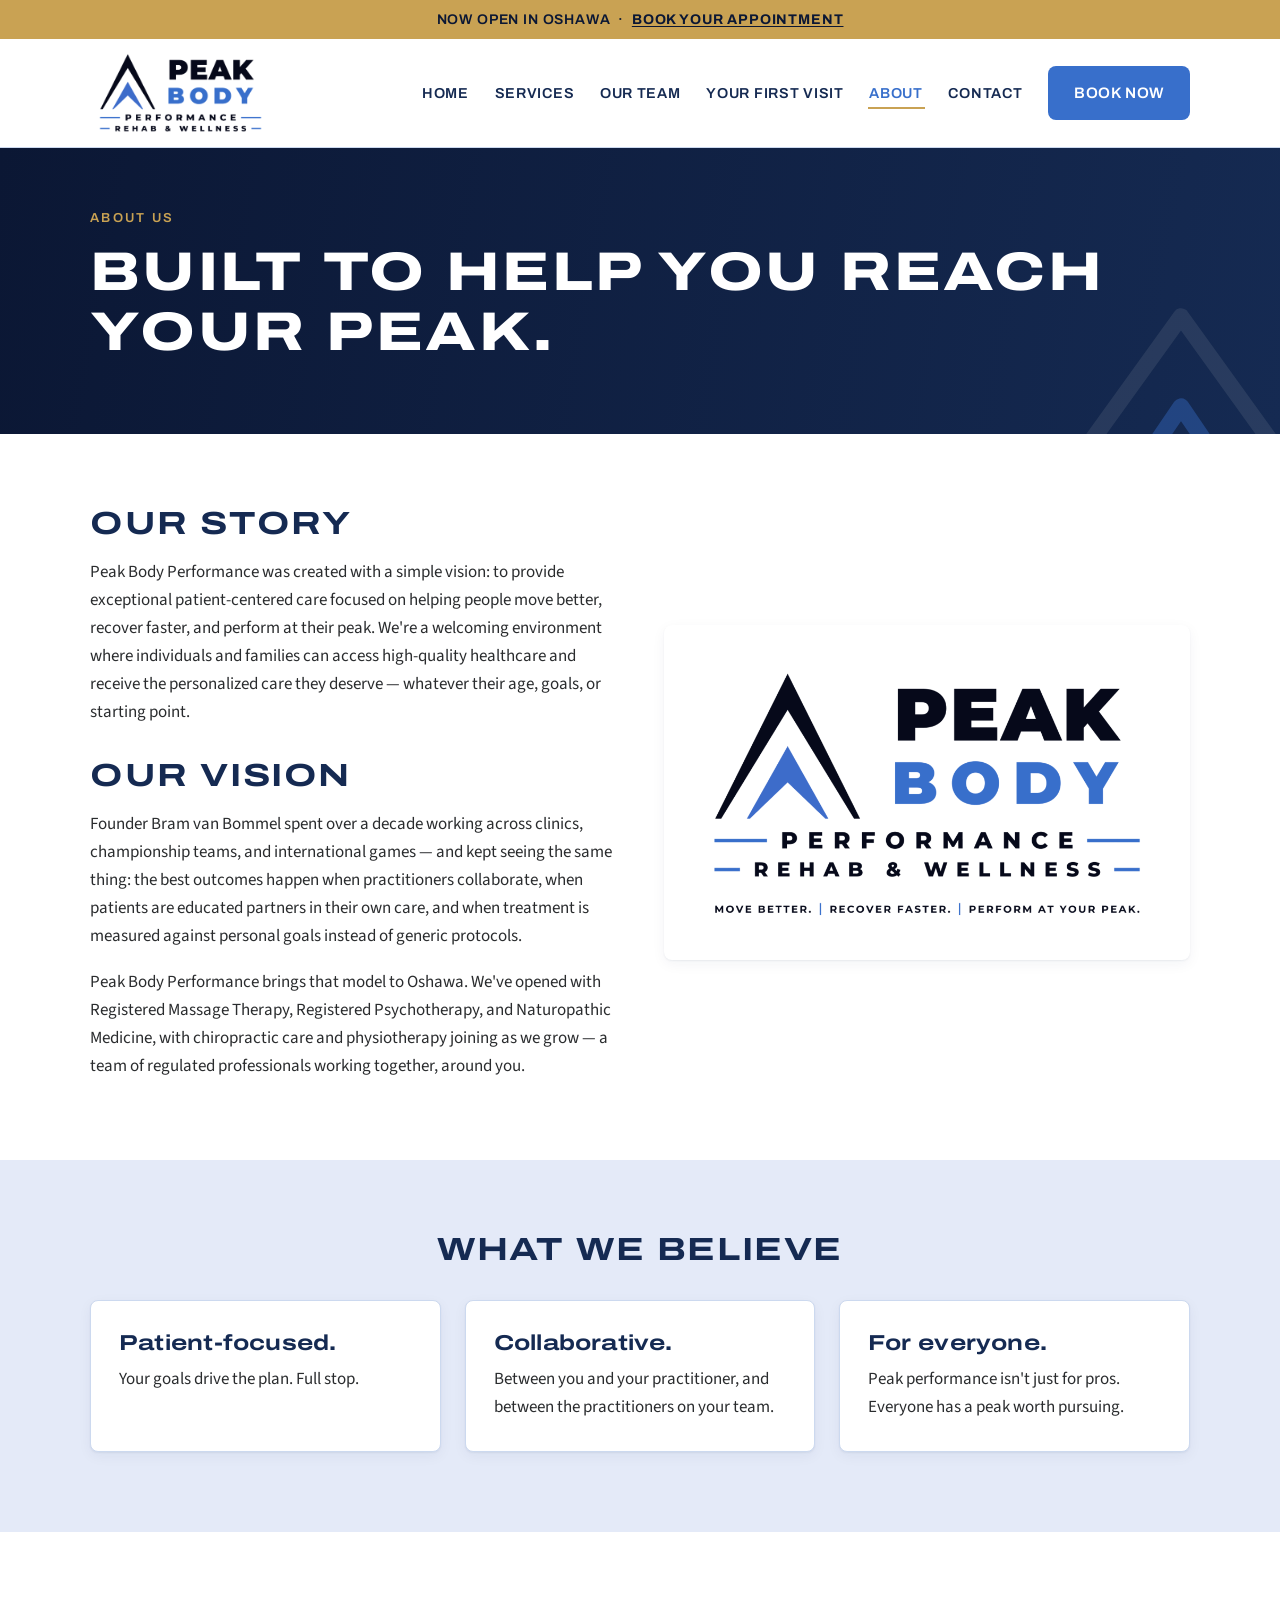
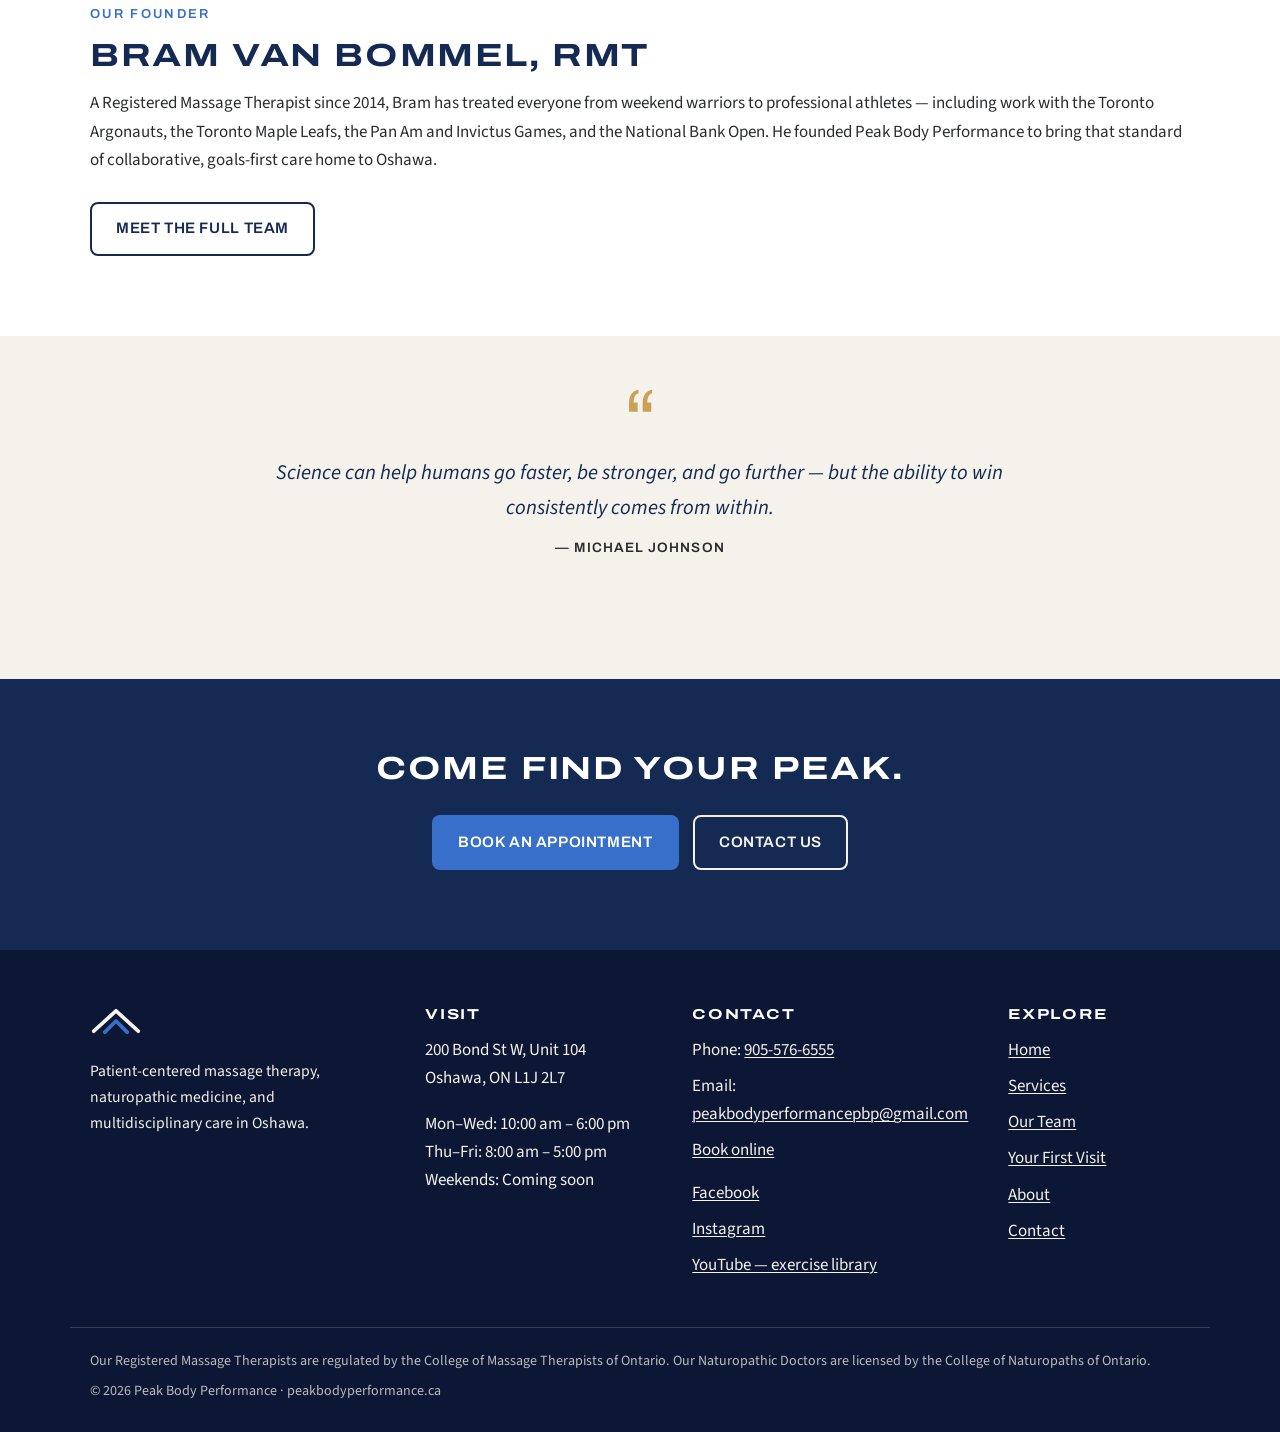
<file: about.html>
<!doctype html>
<html lang="en">
  <head>
    <meta charset="UTF-8" />
    <meta name="viewport" content="width=device-width, initial-scale=1" />
    <title>
      About Us | Peak Body Performance — Performance, Rehab &amp; Wellness in
      Oshawa
    </title>
    <meta
      name="description"
      content="Peak Body Performance was built on a simple vision: exceptional, patient-centered care that helps people in Oshawa move better, recover faster, and perform at their peak."
    />
    <link
      rel="icon"
      href="data:image/svg+xml,%3Csvg xmlns='http://www.w3.org/2000/svg' viewBox='0 0 64 64'%3E%3Cpath d='M8 52 L32 12 L56 52' fill='none' stroke='%23152A52' stroke-width='7' stroke-linecap='round' stroke-linejoin='round'/%3E%3Cpath d='M20 54 L32 34 L44 54' fill='none' stroke='%23386FCB' stroke-width='7' stroke-linecap='round' stroke-linejoin='round'/%3E%3C/svg%3E"
    />
    <link rel="preconnect" href="https://fonts.googleapis.com" />
    <link rel="preconnect" href="https://fonts.gstatic.com" crossorigin />
    <link
      href="https://fonts.googleapis.com/css2?family=Archivo:wdth,wght@100..125,400..800&family=Source+Sans+3:ital,wght@0,400;0,600;1,400&display=swap"
      rel="stylesheet"
    />
    <link rel="stylesheet" href="css/styles.css" />
  </head>
  <body>
    <a class="skip-link" href="#main">Skip to content</a>

    <!--
      NEW-CLINIC RIBBON: keep through September 2026, then delete this whole
      <div class="ribbon"> block (all pages).
    -->
    <div class="ribbon">
      Now open in Oshawa &nbsp;·&nbsp;
      <a href="#" data-book>Book your appointment</a>
    </div>

    <header class="site-header">
      <div class="container header-inner">
        <a class="brand" href="index.html">
          <img
            src="images/PeakBody-no-tagline.png"
            alt="Peak Body Performance — Performance, Rehab &amp; Wellness"
          />
        </a>
        <nav id="site-nav" class="site-nav" aria-label="Main">
          <ul>
            <li><a href="index.html">Home</a></li>
            <li><a href="services.html">Services</a></li>
            <li><a href="team.html">Our Team</a></li>
            <li><a href="first-visit.html">Your First Visit</a></li>
            <li><a href="about.html" aria-current="page">About</a></li>
            <li><a href="contact.html">Contact</a></li>
          </ul>
        </nav>
        <a class="btn btn--primary btn--book" data-book href="#">Book Now</a>
        <button
          class="nav-toggle"
          aria-expanded="false"
          aria-controls="site-nav"
        >
          <span class="bars"></span><span class="visually-hidden">Menu</span>
        </button>
      </div>
    </header>

    <main id="main">
      <section class="page-hero on-dark">
        <svg
          class="hero-watermark"
          viewBox="0 0 400 300"
          aria-hidden="true"
          focusable="false"
        >
          <path
            d="M20 280 L200 30 L380 280"
            fill="none"
            stroke="rgba(245,242,235,0.10)"
            stroke-width="22"
            stroke-linecap="round"
            stroke-linejoin="round"
          />
          <path
            d="M110 282 L200 150 L290 282"
            fill="none"
            stroke="rgba(56,111,203,0.45)"
            stroke-width="22"
            stroke-linecap="round"
            stroke-linejoin="round"
          />
        </svg>
        <div class="container">
          <p class="eyebrow">About Us</p>
          <h1>Built to help you reach your peak.</h1>
        </div>
      </section>

      <!-- STORY + VISION -->
      <section class="section section--white">
        <div class="container split">
          <div>
            <h2>Our story</h2>
            <p>
              Peak Body Performance was created with a simple vision: to provide
              exceptional patient-centered care focused on helping people move
              better, recover faster, and perform at their peak. We're a
              welcoming environment where individuals and families can access
              high-quality healthcare and receive the personalized care they
              deserve — whatever their age, goals, or starting point.
            </p>

            <h2 style="margin-top: 2rem">Our vision</h2>
            <p>
              Founder Bram van Bommel spent over a decade working across
              clinics, championship teams, and international games — and kept
              seeing the same thing: the best outcomes happen when practitioners
              collaborate, when patients are educated partners in their own
              care, and when treatment is measured against personal goals
              instead of generic protocols.
            </p>
            <p>
              Peak Body Performance brings that model to Oshawa. We've opened
              with Registered Massage Therapy, Registered Psychotherapy, and
              Naturopathic Medicine, with chiropractic care and physiotherapy
              joining as we grow — a team of regulated professionals working
              together, around you.
            </p>
          </div>
          <div>
            <img
              src="images/PeakBody.png"
              alt="Peak Body Performance logo — Performance, Rehab &amp; Wellness"
              style="
                background: #fff;
                border-radius: 8px;
                padding: 1.5rem;
                box-shadow:
                  0 1px 2px rgba(21, 42, 82, 0.06),
                  0 4px 14px rgba(21, 42, 82, 0.05);
              "
            />
            <!-- Alternative image slot: outdoor ascent / trail imagery echoing the peak motif (Pexels #38011336, Cristian Camilo Estrada):
          <img class="photo" src="https://images.pexels.com/photos/38011336/pexels-photo-38011336.jpeg?auto=compress&amp;cs=tinysrgb&amp;w=1200" alt="A trail runner ascending a mountainous forest path" loading="lazy">
          --></div>
        </div>
      </section>

      <!-- BELIEFS -->
      <section class="section section--glacier">
        <div class="container">
          <div class="center">
            <h2>What we believe</h2>
          </div>
          <div class="card-grid" style="margin-top: 2rem">
            <div class="card">
              <h3>Patient-focused.</h3>
              <p>Your goals drive the plan. Full stop.</p>
            </div>
            <div class="card">
              <h3>Collaborative.</h3>
              <p>
                Between you and your practitioner, and between the practitioners
                on your team.
              </p>
            </div>
            <div class="card">
              <h3>For everyone.</h3>
              <p>
                Peak performance isn't just for pros. Everyone has a peak worth
                pursuing.
              </p>
            </div>
          </div>
        </div>
      </section>

      <!-- FOUNDER (condensed) -->
      <section class="section section--white">
        <div class="container split" style="grid-template-columns: 1fr">
          <!-- Photo slot: Bram — hidden until real headshot or action shot is available.
               To restore: remove this comment wrapper and the inline
               style="grid-template-columns: 1fr" on the .split container above. -->
          <!--
          <div class="img-placeholder">
            <svg width="44" height="26" viewBox="0 0 56 30" aria-hidden="true">
              <path
                d="M4 26 L28 4 L52 26"
                fill="none"
                stroke="#152A52"
                stroke-width="4"
                stroke-linecap="round"
                stroke-linejoin="round"
              />
              <path
                d="M16 27 L28 15 L40 27"
                fill="none"
                stroke="#386FCB"
                stroke-width="4"
                stroke-linecap="round"
                stroke-linejoin="round"
              />
            </svg>
            <span
              >Photo slot: Bram van Bommel<br />(replace — see proposal
              §5)</span
            >
          </div>
          -->
          <div>
            <p class="eyebrow">Our Founder</p>
            <h2>Bram van Bommel, RMT</h2>
            <p>
              A Registered Massage Therapist since 2014, Bram has treated
              everyone from weekend warriors to professional athletes —
              including work with the Toronto Argonauts, the Toronto Maple
              Leafs, the Pan Am and Invictus Games, and the National Bank Open.
              He founded Peak Body Performance to bring that standard of
              collaborative, goals-first care home to Oshawa.
            </p>
            <div class="btn-row">
              <a class="btn btn--outline" href="team.html"
                >Meet the full team</a
              >
            </div>
          </div>
        </div>
      </section>

      <!-- PULL QUOTE -->
      <section class="section">
        <div class="container">
          <figure class="pull-quote">
            <blockquote>
              Science can help humans go faster, be stronger, and go further —
              but the ability to win consistently comes from within.
            </blockquote>
            <figcaption>— Michael Johnson</figcaption>
          </figure>
        </div>
      </section>

      <!-- CTA BAND -->
      <section class="section section--navy on-dark cta-band">
        <div class="container">
          <h2>Come find your peak.</h2>
          <div class="btn-row">
            <a class="btn btn--primary" data-book href="#"
              >Book an Appointment</a
            >
            <a class="btn btn--outline" href="contact.html">Contact us</a>
          </div>
        </div>
      </section>
    </main>

    <footer class="site-footer">
      <div class="container footer-grid">
        <div class="footer-brand">
          <svg width="52" height="30" viewBox="0 0 56 30" aria-hidden="true">
            <path
              d="M4 26 L28 4 L52 26"
              fill="none"
              stroke="#F5F2EB"
              stroke-width="4"
              stroke-linecap="round"
              stroke-linejoin="round"
            />
            <path
              d="M16 27 L28 15 L40 27"
              fill="none"
              stroke="#386FCB"
              stroke-width="4"
              stroke-linecap="round"
              stroke-linejoin="round"
            />
          </svg>
          <p>
            Patient-centered massage therapy, naturopathic medicine, and
            multidisciplinary care in Oshawa.
          </p>
        </div>
        <div>
          <h3>Visit</h3>
          <p>200 Bond St W, Unit 104<br />Oshawa, ON L1J 2L7</p>
          <p>
            Mon–Wed: 10:00 am – 6:00 pm<br />Thu–Fri: 8:00 am – 5:00 pm<br />Weekends:
            Coming soon
          </p>
        </div>
        <div>
          <h3>Contact</h3>
          <ul>
            <li>Phone: <a href="tel:+19055766555">905-576-6555</a></li>
            <li>
              Email:
              <a href="mailto:peakbodyperformancepbp@gmail.com"
                >peakbodyperformancepbp@gmail.com</a
              >
            </li>
            <li><a href="#" data-book>Book online</a></li>
          </ul>
          <ul style="margin-top: 0.9rem">
            <li>
              <a href="https://www.facebook.com/bramkvbrmt" rel="noopener"
                >Facebook</a
              >
            </li>
            <li>
              <a href="https://www.instagram.com/bramrmt" rel="noopener"
                >Instagram</a
              >
            </li>
            <li>
              <a href="https://www.youtube.com/@bramrmt" rel="noopener"
                >YouTube — exercise library</a
              >
            </li>
          </ul>
        </div>
        <div>
          <h3>Explore</h3>
          <ul>
            <li><a href="index.html">Home</a></li>
            <li><a href="services.html">Services</a></li>
            <li><a href="team.html">Our Team</a></li>
            <li><a href="first-visit.html">Your First Visit</a></li>
            <li><a href="about.html">About</a></li>
            <li><a href="contact.html">Contact</a></li>
          </ul>
        </div>
      </div>
      <div class="container footer-legal">
        <p>
          Our Registered Massage Therapists are regulated by the College of
          Massage Therapists of Ontario. Our Naturopathic Doctors are licensed
          by the College of Naturopaths of Ontario.
        </p>
        <!-- Land acknowledgement here, if desired -->
        <p>
          © <span data-year>2026</span> Peak Body Performance ·
          peakbodyperformance.ca
        </p>
      </div>
    </footer>

    <script src="js/main.js"></script>
  </body>
</html>
</file>
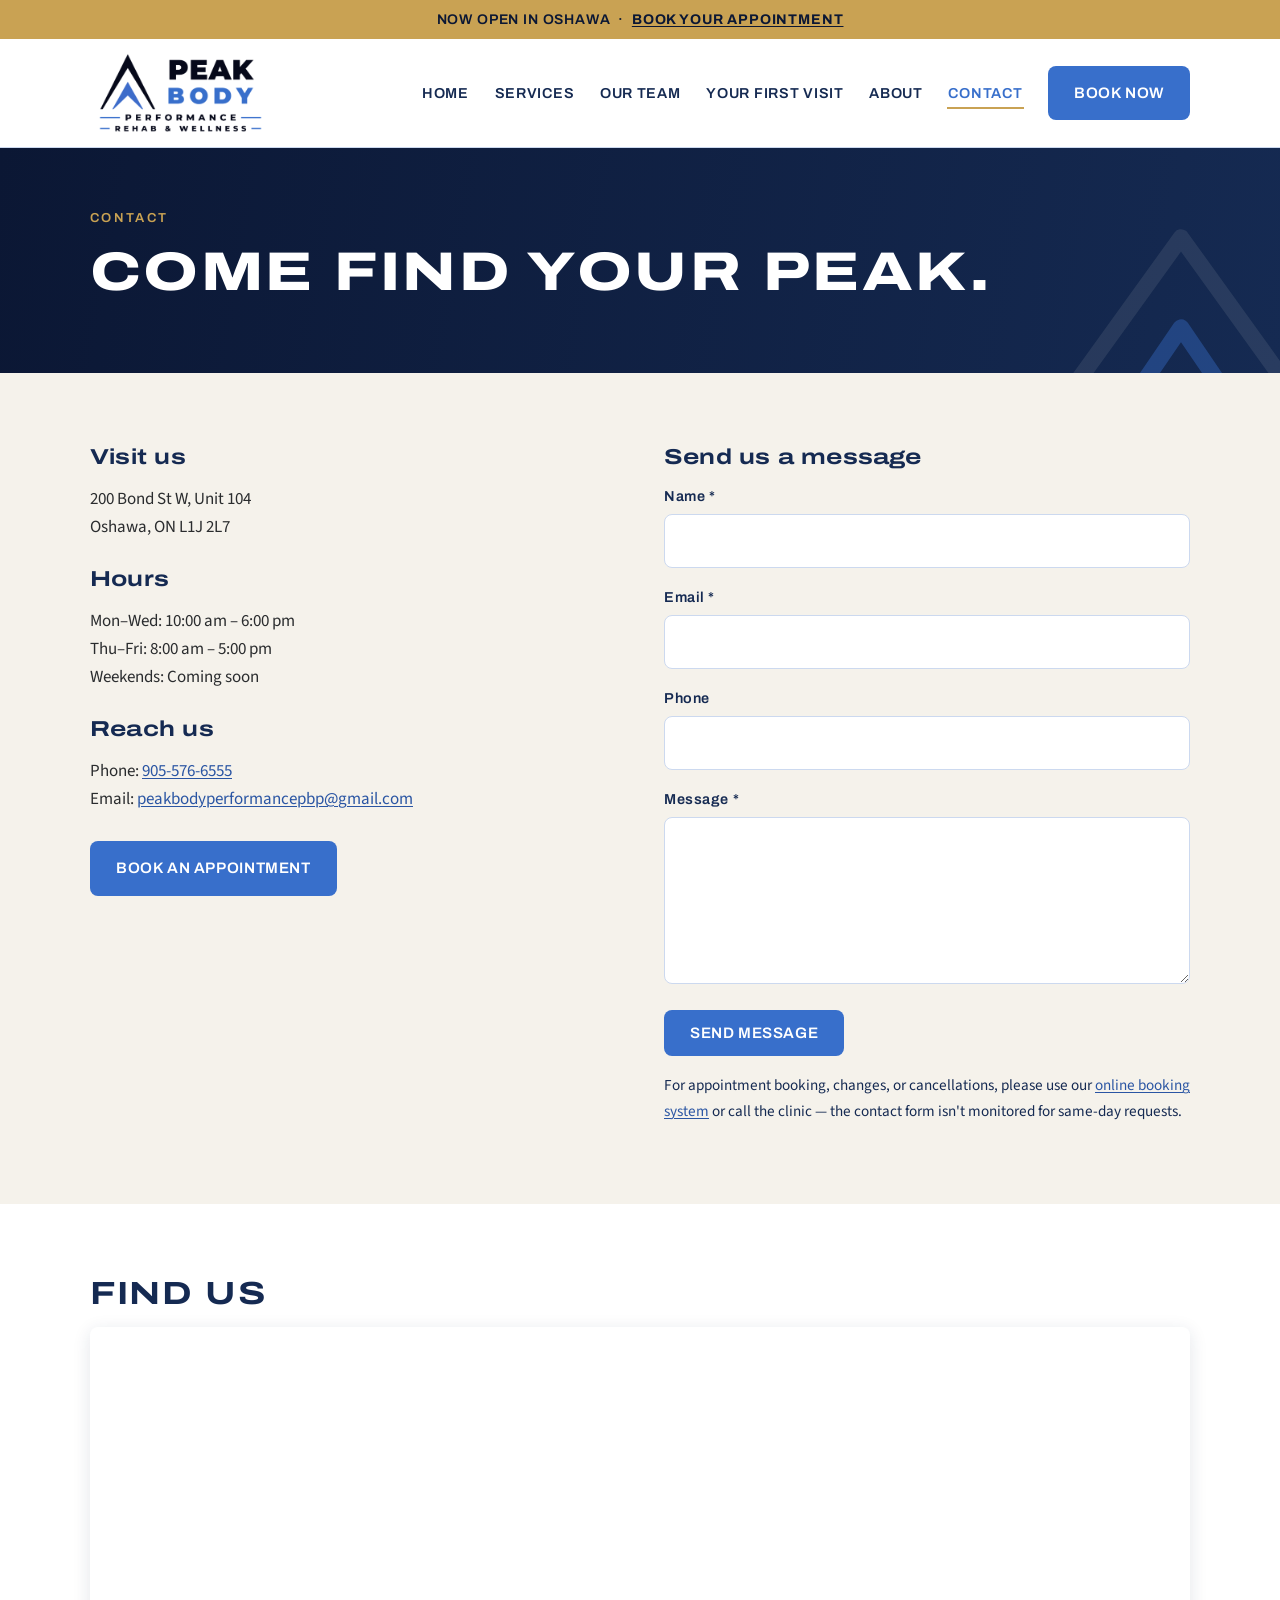
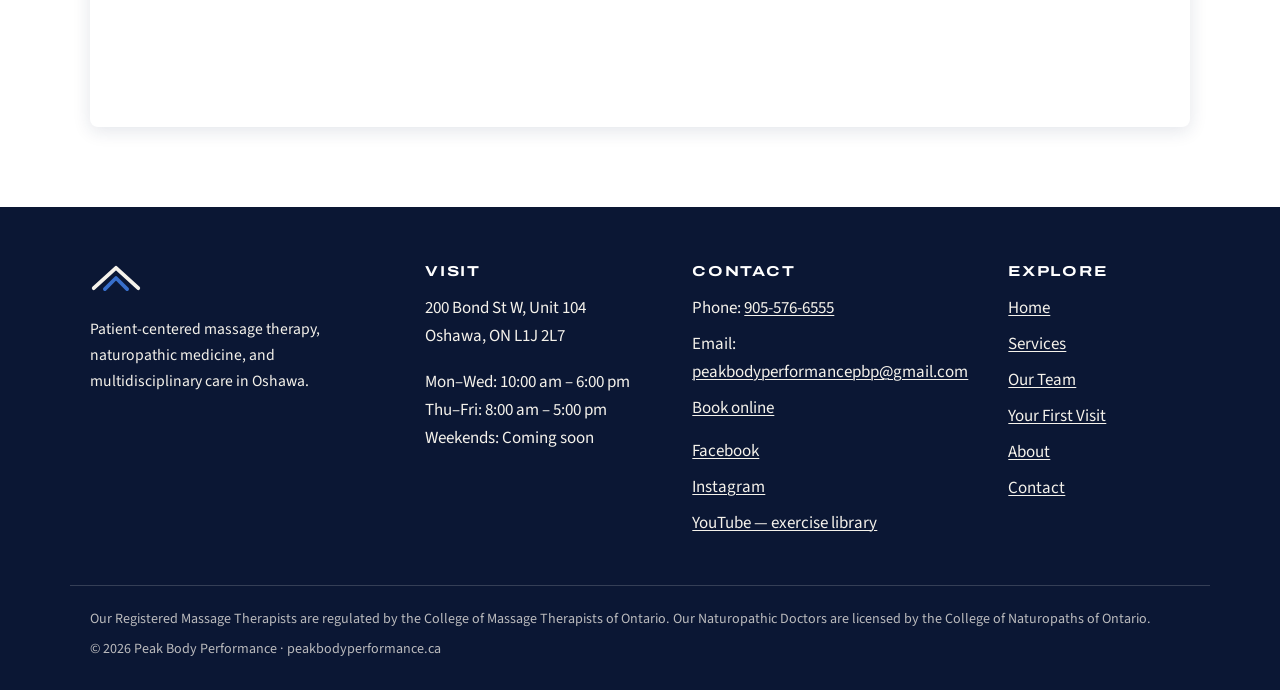
<file: contact.html>
<!doctype html>
<html lang="en">
  <head>
    <meta charset="UTF-8" />
    <meta name="viewport" content="width=device-width, initial-scale=1" />
    <title>
      Contact | Peak Body Performance — Performance, Rehab &amp; Wellness in
      Oshawa
    </title>
    <meta
      name="description"
      content="Visit Peak Body Performance in Oshawa. Location, hours, phone, email, and online booking for massage therapy and naturopathic medicine."
    />
    <link
      rel="icon"
      href="data:image/svg+xml,%3Csvg xmlns='http://www.w3.org/2000/svg' viewBox='0 0 64 64'%3E%3Cpath d='M8 52 L32 12 L56 52' fill='none' stroke='%23152A52' stroke-width='7' stroke-linecap='round' stroke-linejoin='round'/%3E%3Cpath d='M20 54 L32 34 L44 54' fill='none' stroke='%23386FCB' stroke-width='7' stroke-linecap='round' stroke-linejoin='round'/%3E%3C/svg%3E"
    />
    <link rel="preconnect" href="https://fonts.googleapis.com" />
    <link rel="preconnect" href="https://fonts.gstatic.com" crossorigin />
    <link
      href="https://fonts.googleapis.com/css2?family=Archivo:wdth,wght@100..125,400..800&family=Source+Sans+3:ital,wght@0,400;0,600;1,400&display=swap"
      rel="stylesheet"
    />
    <link rel="stylesheet" href="css/styles.css" />
  </head>
  <body>
    <a class="skip-link" href="#main">Skip to content</a>

    <!--
      NEW-CLINIC RIBBON: keep through September 2026, then delete this whole
      <div class="ribbon"> block (all pages).
    -->
    <div class="ribbon">
      Now open in Oshawa &nbsp;·&nbsp;
      <a href="#" data-book>Book your appointment</a>
    </div>

    <header class="site-header">
      <div class="container header-inner">
        <a class="brand" href="index.html">
          <img
            src="images/PeakBody-no-tagline.png"
            alt="Peak Body Performance — Performance, Rehab &amp; Wellness"
          />
        </a>
        <nav id="site-nav" class="site-nav" aria-label="Main">
          <ul>
            <li><a href="index.html">Home</a></li>
            <li><a href="services.html">Services</a></li>
            <li><a href="team.html">Our Team</a></li>
            <li><a href="first-visit.html">Your First Visit</a></li>
            <li><a href="about.html">About</a></li>
            <li><a href="contact.html" aria-current="page">Contact</a></li>
          </ul>
        </nav>
        <a class="btn btn--primary btn--book" data-book href="#">Book Now</a>
        <button
          class="nav-toggle"
          aria-expanded="false"
          aria-controls="site-nav"
        >
          <span class="bars"></span><span class="visually-hidden">Menu</span>
        </button>
      </div>
    </header>

    <main id="main">
      <section class="page-hero on-dark">
        <svg
          class="hero-watermark"
          viewBox="0 0 400 300"
          aria-hidden="true"
          focusable="false"
        >
          <path
            d="M20 280 L200 30 L380 280"
            fill="none"
            stroke="rgba(245,242,235,0.10)"
            stroke-width="22"
            stroke-linecap="round"
            stroke-linejoin="round"
          />
          <path
            d="M110 282 L200 150 L290 282"
            fill="none"
            stroke="rgba(56,111,203,0.45)"
            stroke-width="22"
            stroke-linecap="round"
            stroke-linejoin="round"
          />
        </svg>
        <div class="container">
          <p class="eyebrow">Contact</p>
          <h1>Come find your peak.</h1>
        </div>
      </section>

      <section class="section">
        <div class="container split" style="align-items: start">
          <div class="contact-block">
            <h3>Visit us</h3>
            <p>
              200 Bond St W, Unit 104<br />
              Oshawa, ON L1J 2L7
            </p>

            <h3>Hours</h3>
            <p>
              Mon–Wed: 10:00 am – 6:00 pm<br />
              Thu–Fri: 8:00 am – 5:00 pm<br />
              Weekends: Coming soon
            </p>

            <h3>Reach us</h3>
            <p>
              Phone: <a href="tel:+19055766555">905-576-6555</a><br />
              Email:
              <a href="mailto:peakbodyperformancepbp@gmail.com"
                >peakbodyperformancepbp@gmail.com</a
              >
            </p>
            <div class="btn-row">
              <a class="btn btn--primary" data-book href="#"
                >Book an Appointment</a
              >
            </div>
          </div>

          <div>
            <h3>Send us a message</h3>
            <!-- Netlify Forms: detected automatically at deploy time via
                 data-netlify + the matching hidden form-name input below.
                 Set up an email/Slack destination in the Netlify dashboard
                 under Project configuration > Notifications > Form
                 submission notifications. -->
            <form
              class="contact-form"
              name="contact"
              method="POST"
              action="/thank-you.html"
              data-netlify="true"
              netlify-honeypot="bot-field"
            >
              <input type="hidden" name="form-name" value="contact" />
              <p class="hp-field" aria-hidden="true">
                <label>
                  Leave this field blank
                  <input
                    type="text"
                    name="bot-field"
                    tabindex="-1"
                    autocomplete="off"
                  />
                </label>
              </p>
              <div>
                <label for="cf-name">Name *</label>
                <input
                  type="text"
                  id="cf-name"
                  name="name"
                  required
                  autocomplete="name"
                />
              </div>
              <div>
                <label for="cf-email">Email *</label>
                <input
                  type="email"
                  id="cf-email"
                  name="email"
                  required
                  autocomplete="email"
                />
              </div>
              <div>
                <label for="cf-phone">Phone</label>
                <input
                  type="tel"
                  id="cf-phone"
                  name="phone"
                  autocomplete="tel"
                />
              </div>
              <div>
                <label for="cf-message">Message *</label>
                <textarea
                  id="cf-message"
                  name="message"
                  rows="5"
                  required
                ></textarea>
              </div>
              <div>
                <button class="btn btn--primary" type="submit">
                  Send message
                </button>
              </div>
              <p class="form-note">
                For appointment booking, changes, or cancellations, please use
                our <a href="#" data-book>online booking system</a> or call the
                clinic — the contact form isn't monitored for same-day requests.
              </p>
              <!-- On success, Netlify redirects to our branded
                 /thank-you.html page (set via the form's action above). -->
            </form>
          </div>
        </div>
      </section>

      <!-- MAP -->
      <section class="section section--white">
        <div class="container">
          <h2>Find us</h2>
          <div class="map-embed">
            <iframe
              src="https://maps.google.com/maps?q=200%20Bond%20St%20W%20Unit%20104%2C%20Oshawa%2C%20ON%20L1J%202L7&t=&z=15&ie=UTF8&iwloc=&output=embed"
              width="100%"
              height="400"
              style="border: 0"
              allowfullscreen=""
              loading="lazy"
              referrerpolicy="no-referrer-when-downgrade"
              title="Map showing Peak Body Performance location at 200 Bond St W, Unit 104, Oshawa"
            ></iframe>
          </div>
        </div>
      </section>
    </main>

    <footer class="site-footer">
      <div class="container footer-grid">
        <div class="footer-brand">
          <svg width="52" height="30" viewBox="0 0 56 30" aria-hidden="true">
            <path
              d="M4 26 L28 4 L52 26"
              fill="none"
              stroke="#F5F2EB"
              stroke-width="4"
              stroke-linecap="round"
              stroke-linejoin="round"
            />
            <path
              d="M16 27 L28 15 L40 27"
              fill="none"
              stroke="#386FCB"
              stroke-width="4"
              stroke-linecap="round"
              stroke-linejoin="round"
            />
          </svg>
          <p>
            Patient-centered massage therapy, naturopathic medicine, and
            multidisciplinary care in Oshawa.
          </p>
        </div>
        <div>
          <h3>Visit</h3>
          <p>200 Bond St W, Unit 104<br />Oshawa, ON L1J 2L7</p>
          <p>
            Mon–Wed: 10:00 am – 6:00 pm<br />Thu–Fri: 8:00 am – 5:00 pm<br />Weekends:
            Coming soon
          </p>
        </div>
        <div>
          <h3>Contact</h3>
          <ul>
            <li>Phone: <a href="tel:+19055766555">905-576-6555</a></li>
            <li>
              Email:
              <a href="mailto:peakbodyperformancepbp@gmail.com"
                >peakbodyperformancepbp@gmail.com</a
              >
            </li>
            <li><a href="#" data-book>Book online</a></li>
          </ul>
          <ul style="margin-top: 0.9rem">
            <li>
              <a href="https://www.facebook.com/bramkvbrmt" rel="noopener"
                >Facebook</a
              >
            </li>
            <li>
              <a href="https://www.instagram.com/bramrmt" rel="noopener"
                >Instagram</a
              >
            </li>
            <li>
              <a href="https://www.youtube.com/@bramrmt" rel="noopener"
                >YouTube — exercise library</a
              >
            </li>
          </ul>
        </div>
        <div>
          <h3>Explore</h3>
          <ul>
            <li><a href="index.html">Home</a></li>
            <li><a href="services.html">Services</a></li>
            <li><a href="team.html">Our Team</a></li>
            <li><a href="first-visit.html">Your First Visit</a></li>
            <li><a href="about.html">About</a></li>
            <li><a href="contact.html">Contact</a></li>
          </ul>
        </div>
      </div>
      <div class="container footer-legal">
        <p>
          Our Registered Massage Therapists are regulated by the College of
          Massage Therapists of Ontario. Our Naturopathic Doctors are licensed
          by the College of Naturopaths of Ontario.
        </p>
        <!-- Land acknowledgement here, if desired -->
        <p>
          © <span data-year>2026</span> Peak Body Performance ·
          peakbodyperformance.ca
        </p>
      </div>
    </footer>

    <script src="js/main.js"></script>
  </body>
</html>
</file>
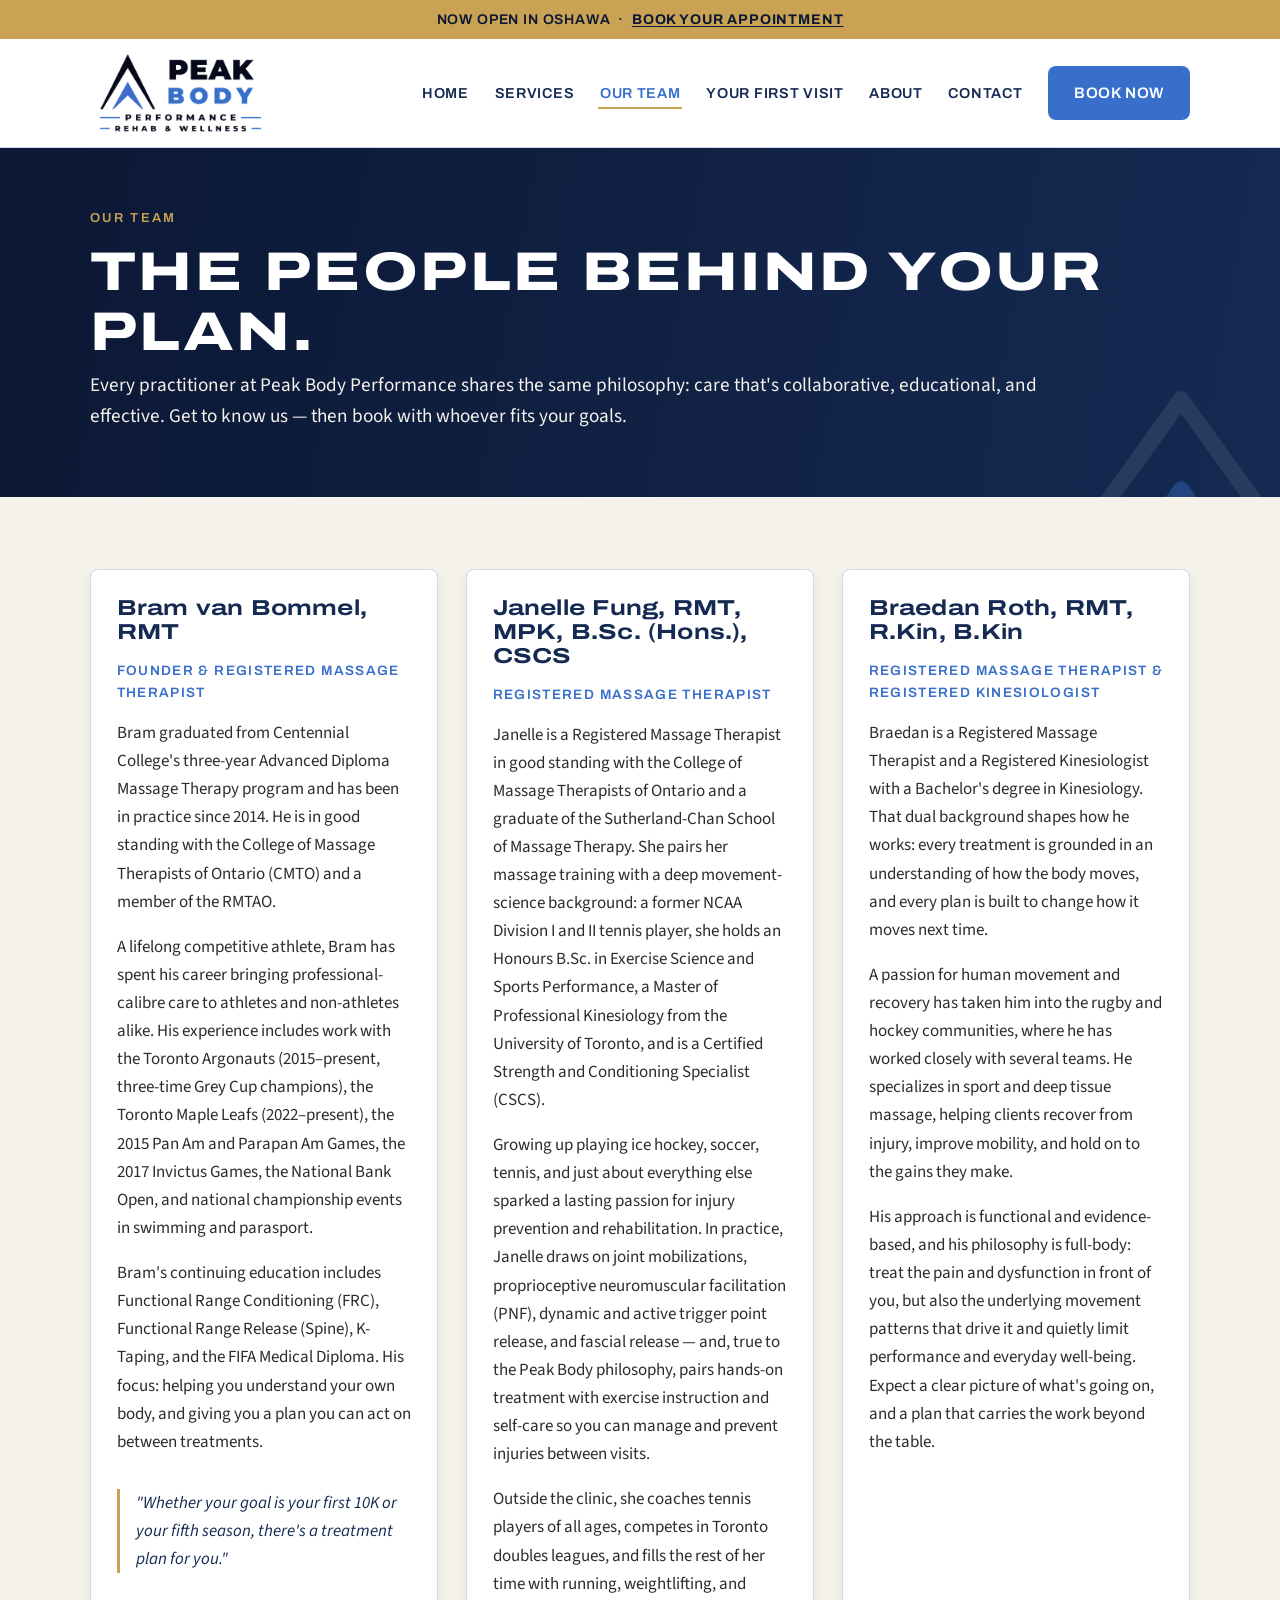
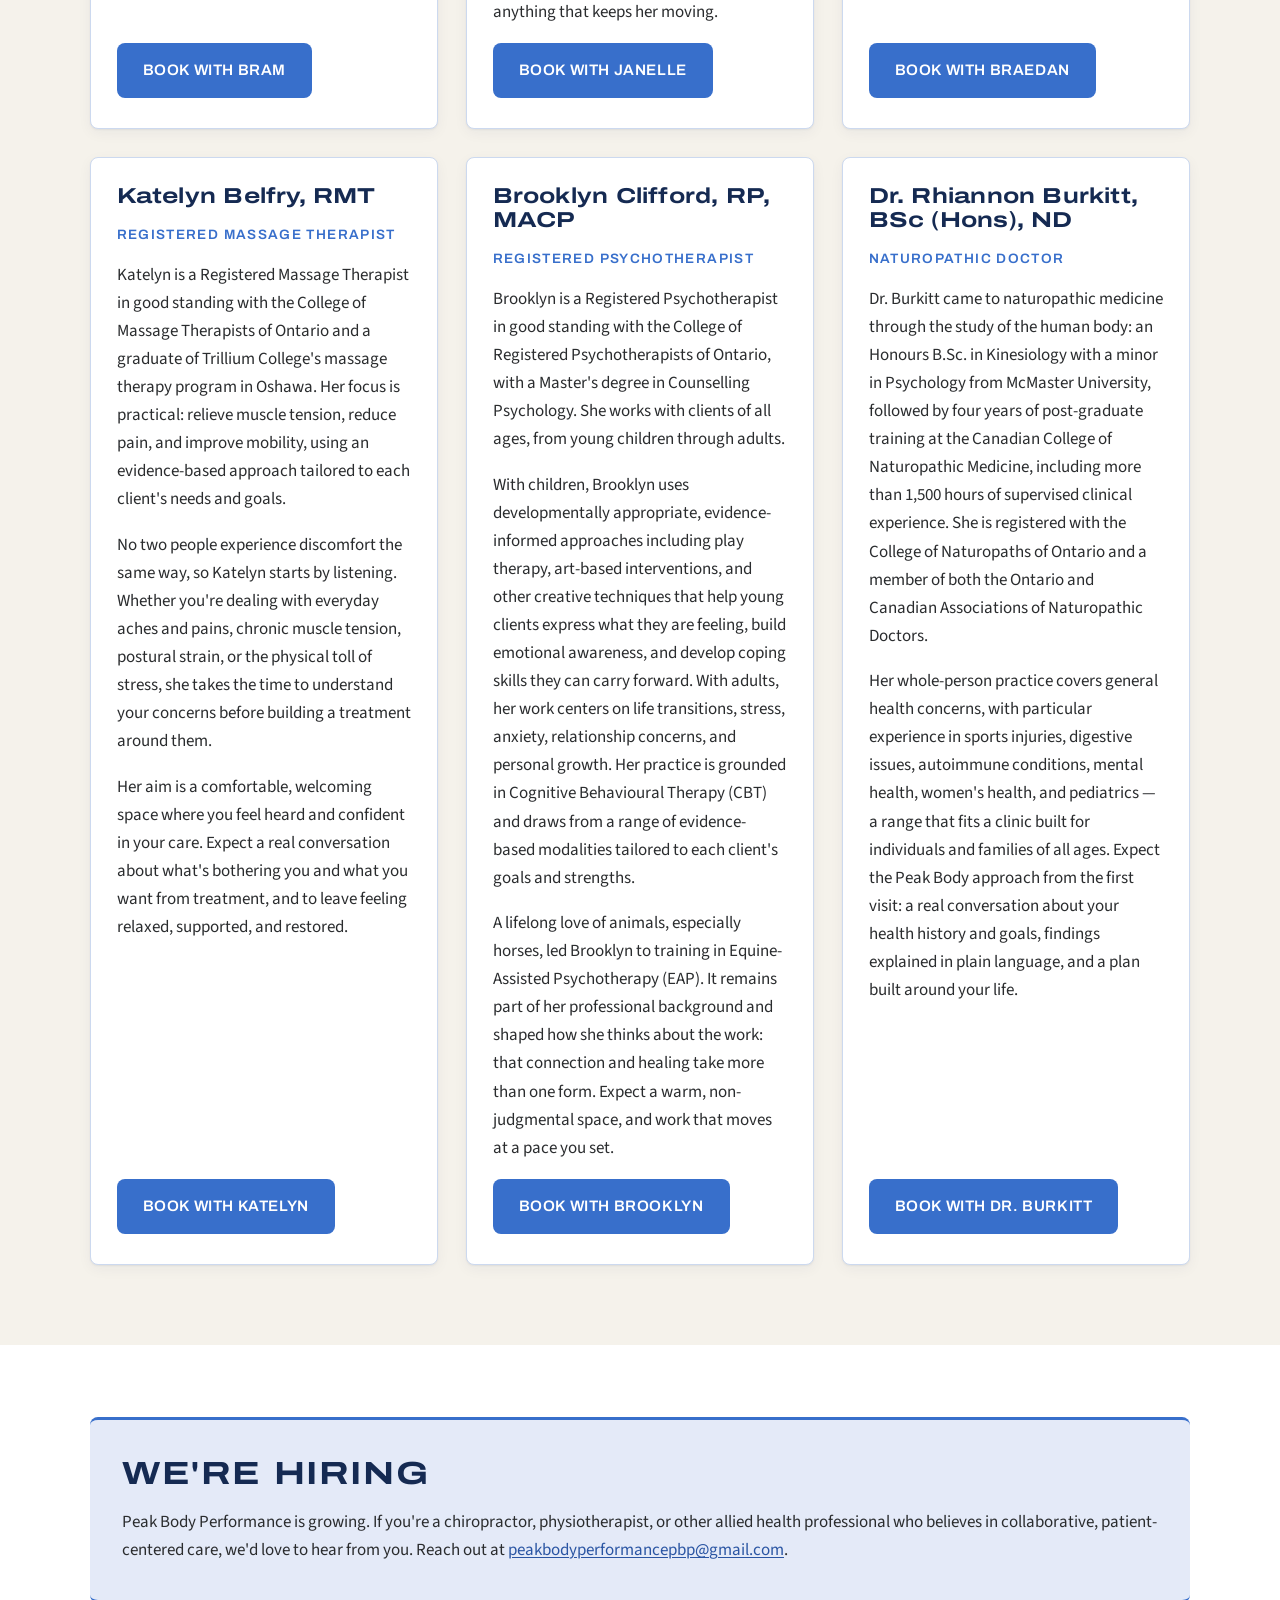
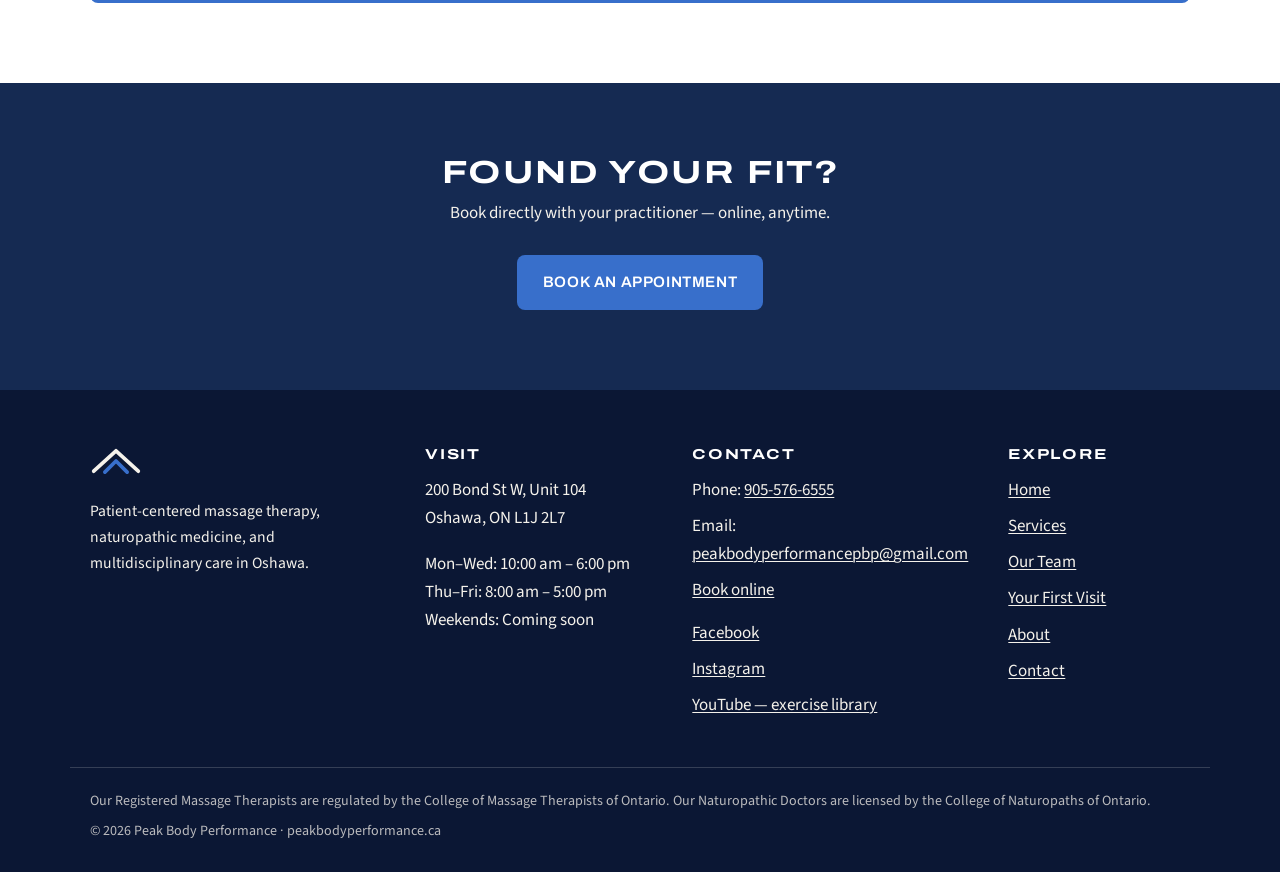
<file: team.html>
<!doctype html>
<html lang="en">
  <head>
    <meta charset="UTF-8" />
    <meta name="viewport" content="width=device-width, initial-scale=1" />
    <title>
      Our Team | Peak Body Performance — Performance, Rehab &amp; Wellness in
      Oshawa
    </title>
    <meta
      name="description"
      content="Meet the practitioners at Peak Body Performance in Oshawa — Registered Massage Therapists, a Registered Kinesiologist, a Registered Psychotherapist, and a Naturopathic Doctor who believe in collaborative, patient-centered care."
    />
    <link
      rel="icon"
      href="data:image/svg+xml,%3Csvg xmlns='http://www.w3.org/2000/svg' viewBox='0 0 64 64'%3E%3Cpath d='M8 52 L32 12 L56 52' fill='none' stroke='%23152A52' stroke-width='7' stroke-linecap='round' stroke-linejoin='round'/%3E%3Cpath d='M20 54 L32 34 L44 54' fill='none' stroke='%23386FCB' stroke-width='7' stroke-linecap='round' stroke-linejoin='round'/%3E%3C/svg%3E"
    />
    <link rel="preconnect" href="https://fonts.googleapis.com" />
    <link rel="preconnect" href="https://fonts.gstatic.com" crossorigin />
    <link
      href="https://fonts.googleapis.com/css2?family=Archivo:wdth,wght@100..125,400..800&family=Source+Sans+3:ital,wght@0,400;0,600;1,400&display=swap"
      rel="stylesheet"
    />
    <link rel="stylesheet" href="css/styles.css" />
  </head>
  <body>
    <a class="skip-link" href="#main">Skip to content</a>

    <!--
      NEW-CLINIC RIBBON: keep through September 2026, then delete this whole
      <div class="ribbon"> block (all pages).
    -->
    <div class="ribbon">
      Now open in Oshawa &nbsp;·&nbsp;
      <a href="#" data-book>Book your appointment</a>
    </div>

    <header class="site-header">
      <div class="container header-inner">
        <a class="brand" href="index.html">
          <img
            src="images/PeakBody-no-tagline.png"
            alt="Peak Body Performance — Performance, Rehab &amp; Wellness"
          />
        </a>
        <nav id="site-nav" class="site-nav" aria-label="Main">
          <ul>
            <li><a href="index.html">Home</a></li>
            <li><a href="services.html">Services</a></li>
            <li><a href="team.html" aria-current="page">Our Team</a></li>
            <li><a href="first-visit.html">Your First Visit</a></li>
            <li><a href="about.html">About</a></li>
            <li><a href="contact.html">Contact</a></li>
          </ul>
        </nav>
        <a class="btn btn--primary btn--book" data-book href="#">Book Now</a>
        <button
          class="nav-toggle"
          aria-expanded="false"
          aria-controls="site-nav"
        >
          <span class="bars"></span><span class="visually-hidden">Menu</span>
        </button>
      </div>
    </header>

    <main id="main">
      <section class="page-hero on-dark">
        <svg
          class="hero-watermark"
          viewBox="0 0 400 300"
          aria-hidden="true"
          focusable="false"
        >
          <path
            d="M20 280 L200 30 L380 280"
            fill="none"
            stroke="rgba(245,242,235,0.10)"
            stroke-width="22"
            stroke-linecap="round"
            stroke-linejoin="round"
          />
          <path
            d="M110 282 L200 150 L290 282"
            fill="none"
            stroke="rgba(56,111,203,0.45)"
            stroke-width="22"
            stroke-linecap="round"
            stroke-linejoin="round"
          />
        </svg>
        <div class="container">
          <p class="eyebrow">Our Team</p>
          <h1>The people behind your plan.</h1>
          <p class="lead">
            Every practitioner at Peak Body Performance shares the same
            philosophy: care that's collaborative, educational, and effective.
            Get to know us — then book with whoever fits your goals.
          </p>
        </div>
      </section>

      <section id="our-team" class="section">
        <div class="container">
          <div class="team-grid">
            <!-- BRAM -->
            <article class="team-card">
              <!-- ==== HEADSHOT PENDING: grey placeholder hidden until Bram's
                   photo arrives. To restore: uncomment the block and swap the
                   svg + span for <img class="photo" src="images/bram.jpg"
                   alt="Bram van Bommel, Registered Massage Therapist"> inside
                   the same div class="avatar". ====
              <div class="avatar">
                <svg
                  width="44"
                  height="26"
                  viewBox="0 0 56 30"
                  aria-hidden="true"
                >
                  <path
                    d="M4 26 L28 4 L52 26"
                    fill="none"
                    stroke="#152A52"
                    stroke-width="4"
                    stroke-linecap="round"
                    stroke-linejoin="round"
                  />
                  <path
                    d="M16 27 L28 15 L40 27"
                    fill="none"
                    stroke="#386FCB"
                    stroke-width="4"
                    stroke-linecap="round"
                    stroke-linejoin="round"
                  />
                </svg>
                <span>Headshot: Bram van Bommel</span>
              </div>
              ==== END HEADSHOT PENDING ==== -->
              <div class="body">
                <h3>Bram van Bommel, RMT</h3>
                <p class="role">Founder &amp; Registered Massage Therapist</p>
                <p>
                  Bram graduated from Centennial College's three-year Advanced
                  Diploma Massage Therapy program and has been in practice since
                  2014. He is in good standing with the College of Massage
                  Therapists of Ontario (CMTO) and a member of the RMTAO.
                </p>
                <p>
                  A lifelong competitive athlete, Bram has spent his career
                  bringing professional-calibre care to athletes and
                  non-athletes alike. His experience includes work with the
                  Toronto Argonauts (2015–present, three-time Grey Cup
                  champions), the Toronto Maple Leafs (2022–present), the 2015
                  Pan Am and Parapan Am Games, the 2017 Invictus Games, the
                  National Bank Open, and national championship events in
                  swimming and parasport.
                </p>
                <p>
                  Bram's continuing education includes Functional Range
                  Conditioning (FRC), Functional Range Release (Spine),
                  K-Taping, and the FIFA Medical Diploma. His focus: helping you
                  understand your own body, and giving you a plan you can act on
                  between treatments.
                </p>
                <blockquote>
                  "Whether your goal is your first 10K or your fifth season,
                  there's a treatment plan for you."
                </blockquote>
                <a
                  class="btn btn--primary"
                  data-book
                  data-book-url="https://bramvanbommelrmt.clinicsense.com/book/"
                  href="#"
                  >Book with Bram</a
                >
              </div>
            </article>

            <!-- JANELLE -->
            <article class="team-card">
              <!-- ==== HEADSHOT PENDING: grey placeholder hidden until
                   Janelle's photo arrives. To restore: uncomment the block and
                   swap the svg + span for <img class="photo"
                   src="images/janelle.jpg" alt="Janelle Fung, Registered
                   Massage Therapist"> inside the same div class="avatar". ====
              <div class="avatar">
                <svg
                  width="44"
                  height="26"
                  viewBox="0 0 56 30"
                  aria-hidden="true"
                >
                  <path
                    d="M4 26 L28 4 L52 26"
                    fill="none"
                    stroke="#152A52"
                    stroke-width="4"
                    stroke-linecap="round"
                    stroke-linejoin="round"
                  />
                  <path
                    d="M16 27 L28 15 L40 27"
                    fill="none"
                    stroke="#386FCB"
                    stroke-width="4"
                    stroke-linecap="round"
                    stroke-linejoin="round"
                  />
                </svg>
                <span>Headshot: Janelle Fung</span>
              </div>
              ==== END HEADSHOT PENDING ==== -->
              <div class="body">
                <h3>Janelle Fung, RMT, MPK, B.Sc. (Hons.), CSCS</h3>
                <p class="role">Registered Massage Therapist</p>
                <p>
                  Janelle is a Registered Massage Therapist in good standing
                  with the College of Massage Therapists of Ontario and a
                  graduate of the Sutherland-Chan School of Massage Therapy. She
                  pairs her massage training with a deep movement-science
                  background: a former NCAA Division I and II tennis player, she
                  holds an Honours B.Sc. in Exercise Science and Sports
                  Performance, a Master of Professional Kinesiology from the
                  University of Toronto, and is a Certified Strength and
                  Conditioning Specialist (CSCS).
                </p>
                <p>
                  Growing up playing ice hockey, soccer, tennis, and just about
                  everything else sparked a lasting passion for injury
                  prevention and rehabilitation. In practice, Janelle draws on
                  joint mobilizations, proprioceptive neuromuscular facilitation
                  (PNF), dynamic and active trigger point release, and fascial
                  release — and, true to the Peak Body philosophy, pairs
                  hands-on treatment with exercise instruction and self-care so
                  you can manage and prevent injuries between visits.
                </p>
                <p>
                  Outside the clinic, she coaches tennis players of all ages,
                  competes in Toronto doubles leagues, and fills the rest of her
                  time with running, weightlifting, and anything that keeps her
                  moving.
                </p>
                <a
                  class="btn btn--primary"
                  data-book
                  data-book-url="https://lotusmassagewellness.janeapp.com/"
                  href="#"
                  >Book with Janelle</a
                >
              </div>
            </article>

            <!-- BRAEDAN -->
            <article class="team-card">
              <!-- ==== HEADSHOT PENDING: grey placeholder hidden until
                   Braedan's photo arrives. To restore: uncomment the block and
                   swap the svg + span for <img class="photo"
                   src="images/braedan.jpg" alt="Braedan Roth, Registered
                   Massage Therapist and Registered Kinesiologist"> inside the
                   same div class="avatar". ====
              <div class="avatar">
                <svg
                  width="44"
                  height="26"
                  viewBox="0 0 56 30"
                  aria-hidden="true"
                >
                  <path
                    d="M4 26 L28 4 L52 26"
                    fill="none"
                    stroke="#152A52"
                    stroke-width="4"
                    stroke-linecap="round"
                    stroke-linejoin="round"
                  />
                  <path
                    d="M16 27 L28 15 L40 27"
                    fill="none"
                    stroke="#386FCB"
                    stroke-width="4"
                    stroke-linecap="round"
                    stroke-linejoin="round"
                  />
                </svg>
                <span>Headshot: Braedan Roth</span>
              </div>
              ==== END HEADSHOT PENDING ==== -->
              <div class="body">
                <h3>Braedan Roth, RMT, R.Kin, B.Kin</h3>
                <p class="role">
                  Registered Massage Therapist &amp; Registered Kinesiologist
                </p>
                <p>
                  Braedan is a Registered Massage Therapist and a Registered
                  Kinesiologist with a Bachelor's degree in Kinesiology. That
                  dual background shapes how he works: every treatment is
                  grounded in an understanding of how the body moves, and every
                  plan is built to change how it moves next time.
                </p>
                <p>
                  A passion for human movement and recovery has taken him into
                  the rugby and hockey communities, where he has worked closely
                  with several teams. He specializes in sport and deep tissue
                  massage, helping clients recover from injury, improve
                  mobility, and hold on to the gains they make.
                </p>
                <p>
                  His approach is functional and evidence-based, and his
                  philosophy is full-body: treat the pain and dysfunction in
                  front of you, but also the underlying movement patterns that
                  drive it and quietly limit performance and everyday
                  well-being. Expect a clear picture of what's going on, and a
                  plan that carries the work beyond the table.
                </p>
                <a
                  class="btn btn--primary"
                  data-book
                  data-book-url="https://bramvanbommelrmt.clinicsense.com/book/"
                  href="#"
                  >Book with Braedan</a
                >
              </div>
            </article>

            <!-- KATELYN -->
            <article class="team-card">
              <!-- ==== HEADSHOT PENDING: grey placeholder hidden until
                   Katelyn's photo arrives. To restore: uncomment the block and
                   swap the svg + span for <img class="photo"
                   src="images/katelyn.jpg" alt="Katelyn Belfry, Registered
                   Massage Therapist"> inside the same div class="avatar". ====
              <div class="avatar">
                <svg
                  width="44"
                  height="26"
                  viewBox="0 0 56 30"
                  aria-hidden="true"
                >
                  <path
                    d="M4 26 L28 4 L52 26"
                    fill="none"
                    stroke="#152A52"
                    stroke-width="4"
                    stroke-linecap="round"
                    stroke-linejoin="round"
                  />
                  <path
                    d="M16 27 L28 15 L40 27"
                    fill="none"
                    stroke="#386FCB"
                    stroke-width="4"
                    stroke-linecap="round"
                    stroke-linejoin="round"
                  />
                </svg>
                <span>Headshot: Katelyn Belfry</span>
              </div>
              ==== END HEADSHOT PENDING ==== -->
              <div class="body">
                <h3>Katelyn Belfry, RMT</h3>
                <p class="role">Registered Massage Therapist</p>
                <p>
                  Katelyn is a Registered Massage Therapist in good standing
                  with the College of Massage Therapists of Ontario and a
                  graduate of Trillium College's massage therapy program in
                  Oshawa. Her focus is practical: relieve muscle tension, reduce
                  pain, and improve mobility, using an evidence-based approach
                  tailored to each client's needs and goals.
                </p>
                <p>
                  No two people experience discomfort the same way, so Katelyn
                  starts by listening. Whether you're dealing with everyday
                  aches and pains, chronic muscle tension, postural strain, or
                  the physical toll of stress, she takes the time to understand
                  your concerns before building a treatment around them.
                </p>
                <p>
                  Her aim is a comfortable, welcoming space where you feel
                  heard and confident in your care. Expect a real conversation
                  about what's bothering you and what you want from treatment,
                  and to leave feeling relaxed, supported, and restored.
                </p>
                <a
                  class="btn btn--primary"
                  data-book
                  data-book-url="https://bramvanbommelrmt.clinicsense.com/book/"
                  href="#"
                  >Book with Katelyn</a
                >
              </div>
            </article>

            <!-- BROOKLYN -->
            <article class="team-card">
              <div class="body">
                <h3>Brooklyn Clifford, RP, MACP</h3>
                <p class="role">Registered Psychotherapist</p>
                <p>
                  Brooklyn is a Registered Psychotherapist in good standing with
                  the College of Registered Psychotherapists of Ontario, with a
                  Master's degree in Counselling Psychology. She works with
                  clients of all ages, from young children through adults.
                </p>
                <p>
                  With children, Brooklyn uses developmentally appropriate,
                  evidence-informed approaches including play therapy, art-based
                  interventions, and other creative techniques that help young
                  clients express what they are feeling, build emotional
                  awareness, and develop coping skills they can carry forward.
                  With adults, her work centers on life transitions, stress,
                  anxiety, relationship concerns, and personal growth. Her
                  practice is grounded in Cognitive Behavioural Therapy (CBT)
                  and draws from a range of evidence-based modalities tailored
                  to each client's goals and strengths.
                </p>
                <p>
                  A lifelong love of animals, especially horses, led Brooklyn to
                  training in Equine-Assisted Psychotherapy (EAP). It remains
                  part of her professional background and shaped how she thinks
                  about the work: that connection and healing take more than one
                  form. Expect a warm, non-judgmental space, and work that moves
                  at a pace you set.
                </p>
                <a
                  class="btn btn--primary"
                  data-book
                  data-book-url="https://bramvanbommelrmt.clinicsense.com/book/"
                  href="#"
                  >Book with Brooklyn</a
                >
              </div>
            </article>

            <!-- DR. BURKITT -->
            <article class="team-card">
              <!-- ==== HEADSHOT PENDING: grey placeholder hidden until Dr.
                   Burkitt's photo arrives. To restore: uncomment the block and
                   swap the svg + span for <img class="photo"
                   src="images/rhiannon.jpg" alt="Dr. Rhiannon Burkitt,
                   Naturopathic Doctor"> inside the same div class="avatar". ====
              <div class="avatar">
                <svg
                  width="44"
                  height="26"
                  viewBox="0 0 56 30"
                  aria-hidden="true"
                >
                  <path
                    d="M4 26 L28 4 L52 26"
                    fill="none"
                    stroke="#152A52"
                    stroke-width="4"
                    stroke-linecap="round"
                    stroke-linejoin="round"
                  />
                  <path
                    d="M16 27 L28 15 L40 27"
                    fill="none"
                    stroke="#386FCB"
                    stroke-width="4"
                    stroke-linecap="round"
                    stroke-linejoin="round"
                  />
                </svg>
                <span>Headshot: Dr. Rhiannon Burkitt</span>
              </div>
              ==== END HEADSHOT PENDING ==== -->
              <div class="body">
                <h3>Dr. Rhiannon Burkitt, BSc (Hons), ND</h3>
                <p class="role">Naturopathic Doctor</p>
                <p>
                  Dr. Burkitt came to naturopathic medicine through the study of
                  the human body: an Honours B.Sc. in Kinesiology with a minor
                  in Psychology from McMaster University, followed by four years
                  of post-graduate training at the Canadian College of
                  Naturopathic Medicine, including more than 1,500 hours of
                  supervised clinical experience. She is registered with the
                  College of Naturopaths of Ontario and a member of both the
                  Ontario and Canadian Associations of Naturopathic Doctors.
                </p>
                <p>
                  Her whole-person practice covers general health concerns, with
                  particular experience in sports injuries, digestive issues,
                  autoimmune conditions, mental health, women's health, and
                  pediatrics — a range that fits a clinic built for individuals
                  and families of all ages. Expect the Peak Body approach from
                  the first visit: a real conversation about your health history
                  and goals, findings explained in plain language, and a plan
                  built around your life.
                </p>
                <a
                  class="btn btn--primary"
                  data-book
                  data-book-url="https://burkittnaturopathic.janeapp.com/#/staff_member/1"
                  href="#"
                  >Book with Dr. Burkitt</a
                >
              </div>
            </article>
          </div>
        </div>
      </section>

      <!-- HIRING -->
      <section class="section section--white">
        <div class="container">
          <div class="panel--elevation">
            <h2>We're hiring</h2>
            <p>
              Peak Body Performance is growing. If you're a chiropractor,
              physiotherapist, or other allied health professional who believes
              in collaborative, patient-centered care, we'd love to hear from
              you. Reach out at
              <a href="mailto:peakbodyperformancepbp@gmail.com"
                >peakbodyperformancepbp@gmail.com</a
              >.
            </p>
          </div>
        </div>
      </section>

      <!-- CTA BAND -->
      <section class="section section--navy on-dark cta-band">
        <div class="container">
          <h2>Found your fit?</h2>
          <p>Book directly with your practitioner — online, anytime.</p>
          <div class="btn-row">
            <a class="btn btn--primary" data-book href="#"
              >Book an Appointment</a
            >
          </div>
        </div>
      </section>
    </main>

    <footer class="site-footer">
      <div class="container footer-grid">
        <div class="footer-brand">
          <svg width="52" height="30" viewBox="0 0 56 30" aria-hidden="true">
            <path
              d="M4 26 L28 4 L52 26"
              fill="none"
              stroke="#F5F2EB"
              stroke-width="4"
              stroke-linecap="round"
              stroke-linejoin="round"
            />
            <path
              d="M16 27 L28 15 L40 27"
              fill="none"
              stroke="#386FCB"
              stroke-width="4"
              stroke-linecap="round"
              stroke-linejoin="round"
            />
          </svg>
          <p>
            Patient-centered massage therapy, naturopathic medicine, and
            multidisciplinary care in Oshawa.
          </p>
        </div>
        <div>
          <h3>Visit</h3>
          <p>200 Bond St W, Unit 104<br />Oshawa, ON L1J 2L7</p>
          <p>
            Mon–Wed: 10:00 am – 6:00 pm<br />Thu–Fri: 8:00 am – 5:00 pm<br />Weekends:
            Coming soon
          </p>
        </div>
        <div>
          <h3>Contact</h3>
          <ul>
            <li>Phone: <a href="tel:+19055766555">905-576-6555</a></li>
            <li>
              Email:
              <a href="mailto:peakbodyperformancepbp@gmail.com"
                >peakbodyperformancepbp@gmail.com</a
              >
            </li>
            <li><a href="#" data-book>Book online</a></li>
          </ul>
          <ul style="margin-top: 0.9rem">
            <li>
              <a href="https://www.facebook.com/bramkvbrmt" rel="noopener"
                >Facebook</a
              >
            </li>
            <li>
              <a href="https://www.instagram.com/bramrmt" rel="noopener"
                >Instagram</a
              >
            </li>
            <li>
              <a href="https://www.youtube.com/@bramrmt" rel="noopener"
                >YouTube — exercise library</a
              >
            </li>
          </ul>
        </div>
        <div>
          <h3>Explore</h3>
          <ul>
            <li><a href="index.html">Home</a></li>
            <li><a href="services.html">Services</a></li>
            <li><a href="team.html">Our Team</a></li>
            <li><a href="first-visit.html">Your First Visit</a></li>
            <li><a href="about.html">About</a></li>
            <li><a href="contact.html">Contact</a></li>
          </ul>
        </div>
      </div>
      <div class="container footer-legal">
        <p>
          Our Registered Massage Therapists are regulated by the College of
          Massage Therapists of Ontario. Our Naturopathic Doctors are licensed
          by the College of Naturopaths of Ontario.
        </p>
        <!-- Land acknowledgement here, if desired -->
        <p>
          © <span data-year>2026</span> Peak Body Performance ·
          peakbodyperformance.ca
        </p>
      </div>
    </footer>

    <script src="js/main.js"></script>
  </body>
</html>
</file>
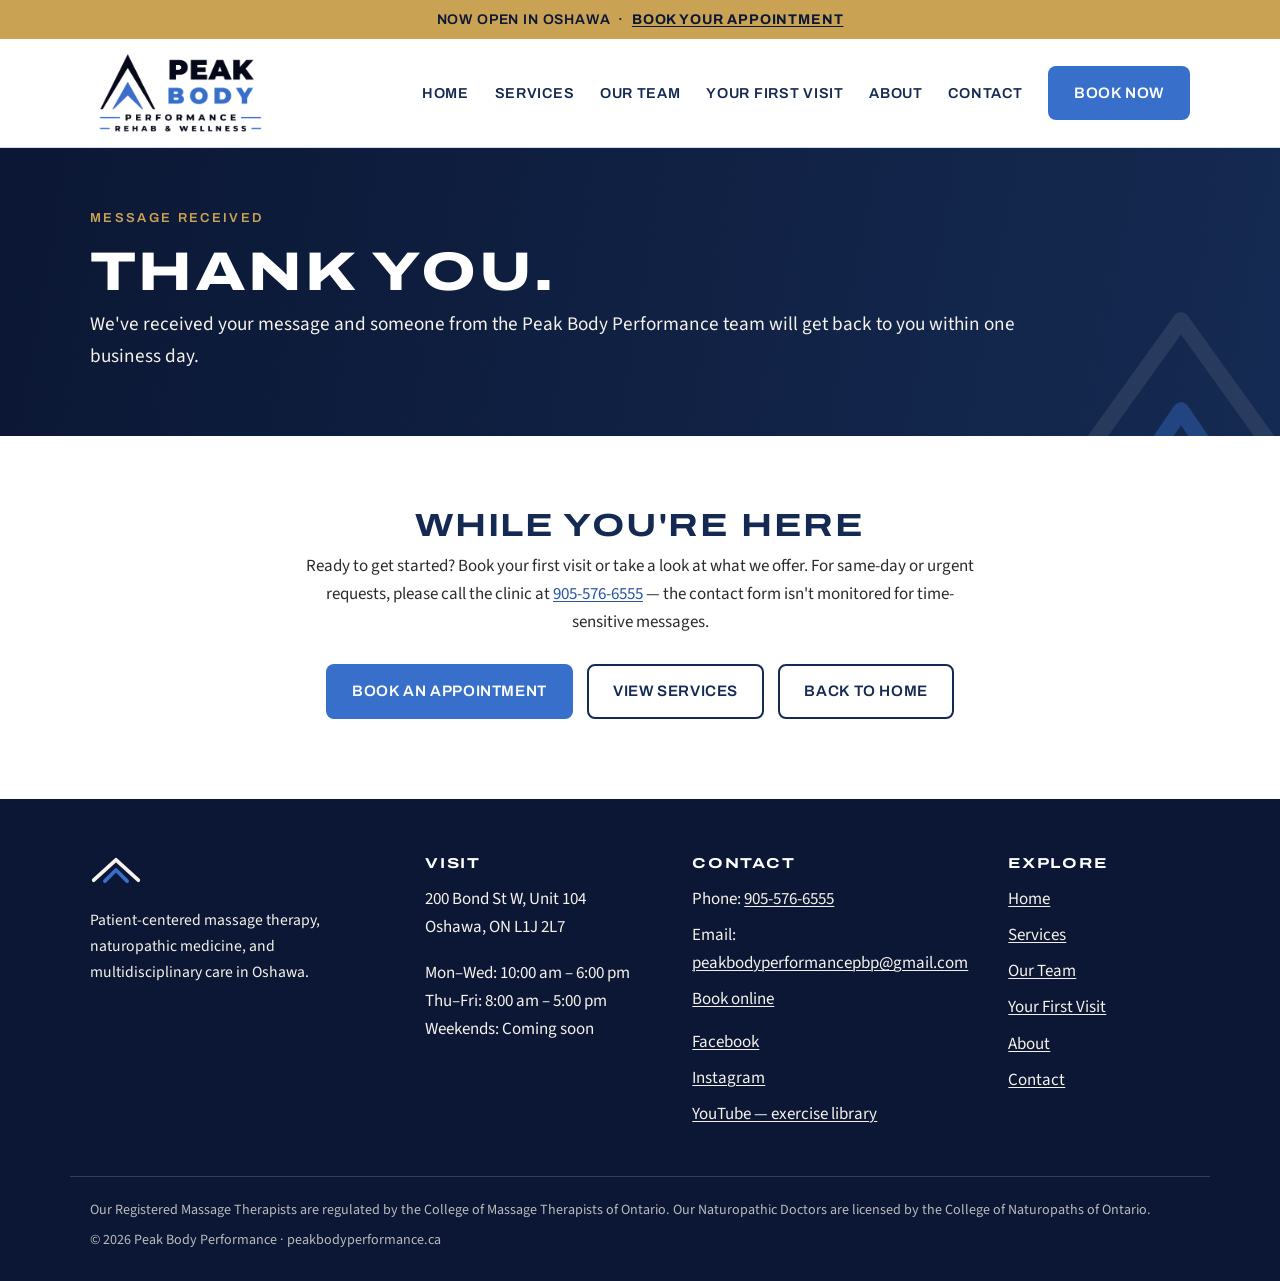
<file: thank-you.html>
<!doctype html>
<html lang="en">
  <head>
    <meta charset="UTF-8" />
    <meta name="viewport" content="width=device-width, initial-scale=1" />
    <title>Thank You | Peak Body Performance — Oshawa</title>
    <meta
      name="description"
      content="Thanks for reaching out to Peak Body Performance. We've received your message and will get back to you within one business day."
    />
    <meta name="robots" content="noindex" />
    <link
      rel="icon"
      href="data:image/svg+xml,%3Csvg xmlns='http://www.w3.org/2000/svg' viewBox='0 0 64 64'%3E%3Cpath d='M8 52 L32 12 L56 52' fill='none' stroke='%23152A52' stroke-width='7' stroke-linecap='round' stroke-linejoin='round'/%3E%3Cpath d='M20 54 L32 34 L44 54' fill='none' stroke='%23386FCB' stroke-width='7' stroke-linecap='round' stroke-linejoin='round'/%3E%3C/svg%3E"
    />
    <link rel="preconnect" href="https://fonts.googleapis.com" />
    <link rel="preconnect" href="https://fonts.gstatic.com" crossorigin />
    <link
      href="https://fonts.googleapis.com/css2?family=Archivo:wdth,wght@100..125,400..800&family=Source+Sans+3:ital,wght@0,400;0,600;1,400&display=swap"
      rel="stylesheet"
    />
    <link rel="stylesheet" href="css/styles.css" />
  </head>
  <body>
    <a class="skip-link" href="#main">Skip to content</a>

    <!--
      NEW-CLINIC RIBBON: keep through September 2026, then delete this whole
      <div class="ribbon"> block (all pages).
    -->
    <div class="ribbon">
      Now open in Oshawa &nbsp;·&nbsp;
      <a href="#" data-book>Book your appointment</a>
    </div>

    <header class="site-header">
      <div class="container header-inner">
        <a class="brand" href="index.html">
          <img
            src="images/PeakBody-no-tagline.png"
            alt="Peak Body Performance — Performance, Rehab &amp; Wellness"
          />
        </a>
        <nav id="site-nav" class="site-nav" aria-label="Main">
          <ul>
            <li><a href="index.html">Home</a></li>
            <li><a href="services.html">Services</a></li>
            <li><a href="team.html">Our Team</a></li>
            <li><a href="first-visit.html">Your First Visit</a></li>
            <li><a href="about.html">About</a></li>
            <li><a href="contact.html">Contact</a></li>
          </ul>
        </nav>
        <a class="btn btn--primary btn--book" data-book href="#">Book Now</a>
        <button
          class="nav-toggle"
          aria-expanded="false"
          aria-controls="site-nav"
        >
          <span class="bars"></span><span class="visually-hidden">Menu</span>
        </button>
      </div>
    </header>

    <main id="main">
      <section class="page-hero on-dark">
        <svg
          class="hero-watermark"
          viewBox="0 0 400 300"
          aria-hidden="true"
          focusable="false"
        >
          <path
            d="M20 280 L200 30 L380 280"
            fill="none"
            stroke="rgba(245,242,235,0.10)"
            stroke-width="22"
            stroke-linecap="round"
            stroke-linejoin="round"
          />
          <path
            d="M110 282 L200 150 L290 282"
            fill="none"
            stroke="rgba(56,111,203,0.45)"
            stroke-width="22"
            stroke-linecap="round"
            stroke-linejoin="round"
          />
        </svg>
        <div class="container">
          <p class="eyebrow">Message received</p>
          <h1>Thank you.</h1>
          <p class="lead">
            We've received your message and someone from the Peak Body
            Performance team will get back to you within one business day.
          </p>
        </div>
      </section>

      <section class="section section--white">
        <div class="container cta-band">
          <h2>While you're here</h2>
          <p>
            Ready to get started? Book your first visit or take a look at what
            we offer. For same-day or urgent requests, please call the clinic at
            <a href="tel:+19055766555">905-576-6555</a> — the contact form isn't
            monitored for time-sensitive messages.
          </p>
          <div class="btn-row">
            <a class="btn btn--primary" data-book href="#"
              >Book an Appointment</a
            >
            <a class="btn btn--outline" href="services.html">View Services</a>
            <a class="btn btn--outline" href="index.html">Back to Home</a>
          </div>
        </div>
      </section>
    </main>

    <footer class="site-footer">
      <div class="container footer-grid">
        <div class="footer-brand">
          <svg width="52" height="30" viewBox="0 0 56 30" aria-hidden="true">
            <path
              d="M4 26 L28 4 L52 26"
              fill="none"
              stroke="#F5F2EB"
              stroke-width="4"
              stroke-linecap="round"
              stroke-linejoin="round"
            />
            <path
              d="M16 27 L28 15 L40 27"
              fill="none"
              stroke="#386FCB"
              stroke-width="4"
              stroke-linecap="round"
              stroke-linejoin="round"
            />
          </svg>
          <p>
            Patient-centered massage therapy, naturopathic medicine, and
            multidisciplinary care in Oshawa.
          </p>
        </div>
        <div>
          <h3>Visit</h3>
          <p>200 Bond St W, Unit 104<br />Oshawa, ON L1J 2L7</p>
          <p>
            Mon–Wed: 10:00 am – 6:00 pm<br />Thu–Fri: 8:00 am – 5:00 pm<br />Weekends:
            Coming soon
          </p>
        </div>
        <div>
          <h3>Contact</h3>
          <ul>
            <li>Phone: <a href="tel:+19055766555">905-576-6555</a></li>
            <li>
              Email:
              <a href="mailto:peakbodyperformancepbp@gmail.com"
                >peakbodyperformancepbp@gmail.com</a
              >
            </li>
            <li><a href="#" data-book>Book online</a></li>
          </ul>
          <ul style="margin-top: 0.9rem">
            <li>
              <a href="https://www.facebook.com/bramkvbrmt" rel="noopener"
                >Facebook</a
              >
            </li>
            <li>
              <a href="https://www.instagram.com/bramrmt" rel="noopener"
                >Instagram</a
              >
            </li>
            <li>
              <a href="https://www.youtube.com/@bramrmt" rel="noopener"
                >YouTube — exercise library</a
              >
            </li>
          </ul>
        </div>
        <div>
          <h3>Explore</h3>
          <ul>
            <li><a href="index.html">Home</a></li>
            <li><a href="services.html">Services</a></li>
            <li><a href="team.html">Our Team</a></li>
            <li><a href="first-visit.html">Your First Visit</a></li>
            <li><a href="about.html">About</a></li>
            <li><a href="contact.html">Contact</a></li>
          </ul>
        </div>
      </div>
      <div class="container footer-legal">
        <p>
          Our Registered Massage Therapists are regulated by the College of
          Massage Therapists of Ontario. Our Naturopathic Doctors are licensed
          by the College of Naturopaths of Ontario.
        </p>
        <p>
          © <span data-year>2026</span> Peak Body Performance ·
          peakbodyperformance.ca
        </p>
      </div>
    </footer>

    <script src="js/main.js"></script>
  </body>
</html>
</file>
<file: css/styles.css>
/* ==========================================================================
   PEAK BODY PERFORMANCE — styles.css
   Design system per proposal v2, palette re-tuned July 2026 to match the
   updated logo (icon blue #386FCB, wordmark near-navy #06091A):
   Peak Blue #386FCB · Peak Blue Dark #2A55A3 · Summit Navy #152A52
   Navy Deep #0B1734 · Bone #F5F2EB · Charcoal Ink #2A2C2E
   Glacier #E4EAF8 · Ridge Gold #C9A253 (legacy accent, not in the new logo)
   Display: Archivo (Expanded via font-stretch) · Body: Source Sans 3
   Signature motif: the "elevation line" (double-chevron divider)
   ========================================================================== */

/* ---------- 1. Tokens ---------- */
:root {
  --peak-blue: #386fcb;
  --peak-blue-dark: #2a55a3;
  --summit-navy: #152a52;
  --navy-deep: #0b1734;
  --bone: #f5f2eb;
  --ink: #2a2c2e;
  --glacier: #e4eaf8;
  --glacier-border: #ccd9ef;
  --ridge-gold: #c9a253;
  --white: #ffffff;

  --font-display: "Archivo", "Arial Narrow", sans-serif;
  --font-body: "Source Sans 3", "Segoe UI", sans-serif;

  --container: 1140px;
  --radius: 8px;
  --shadow-whisper:
    0 1px 2px rgba(21, 42, 82, 0.06), 0 4px 14px rgba(21, 42, 82, 0.05);
}

/* ---------- 2. Base ---------- */
*,
*::before,
*::after {
  box-sizing: border-box;
}

html {
  scroll-behavior: smooth;
}

[id] {
  scroll-margin-top: 96px;
} /* keep anchor targets clear of the sticky header */

body {
  margin: 0;
  font-family: var(--font-body);
  font-size: 1.0625rem; /* 17px */
  line-height: 1.65;
  color: var(--ink);
  background: var(--bone);
  -webkit-font-smoothing: antialiased;
}

img {
  max-width: 100%;
  display: block;
}

h1,
h2,
h3 {
  font-family: var(--font-display);
  font-stretch: 125%; /* the "Expanded" in Archivo Expanded */
  color: var(--summit-navy);
  line-height: 1.12;
  margin: 0 0 1rem;
}
h1 {
  font-size: clamp(2.3rem, 5vw, 3.4rem);
  font-weight: 800;
  text-transform: uppercase;
  letter-spacing: 0.045em;
}
h2 {
  font-size: clamp(1.65rem, 3vw, 2rem);
  font-weight: 700;
  text-transform: uppercase;
  letter-spacing: 0.05em;
}
h3 {
  font-size: 1.35rem;
  font-weight: 700;
  letter-spacing: 0.01em;
}

p {
  margin: 0 0 1.1rem;
}
p:last-child {
  margin-bottom: 0;
}

/* Body links sit one step darker than the brand blue so they clear WCAG AA
   (4.5:1) on the bone and glacier tinted backgrounds, not just on white. */
a {
  color: var(--peak-blue-dark);
  text-decoration-thickness: 1px;
  text-underline-offset: 2px;
}
a:hover {
  color: var(--summit-navy);
}

:focus-visible {
  outline: 3px solid var(--ridge-gold);
  outline-offset: 2px;
  border-radius: 2px;
}

.visually-hidden {
  position: absolute;
  width: 1px;
  height: 1px;
  margin: -1px;
  padding: 0;
  overflow: hidden;
  clip: rect(0 0 0 0);
  white-space: nowrap;
  border: 0;
}

.skip-link {
  position: absolute;
  left: 1rem;
  top: -3rem;
  background: var(--summit-navy);
  color: var(--white);
  padding: 0.6rem 1rem;
  border-radius: var(--radius);
  z-index: 100;
  transition: top 0.15s ease;
}
.skip-link:focus {
  top: 1rem;
}

/* ---------- 3. Utilities ---------- */
.container {
  max-width: var(--container);
  margin-inline: auto;
  padding-inline: 1.25rem;
}

.eyebrow {
  font-family: var(--font-display);
  font-weight: 600;
  font-size: 0.8125rem;
  text-transform: uppercase;
  letter-spacing: 0.18em;
  color: var(--peak-blue);
  margin: 0 0 0.75rem;
}
.on-dark .eyebrow {
  color: var(--ridge-gold);
}

.section {
  padding-block: 4.5rem 5rem;
}
.section--white {
  background: var(--white);
}
.section--glacier {
  background: var(--glacier);
}
.section--navy {
  background: var(--summit-navy);
}
.section--navy,
.section--navy h2,
.section--navy h3 {
  color: var(--white);
}
.section--navy p {
  color: var(--bone);
}

.lead {
  font-size: 1.2rem;
  max-width: 46em;
}
.center {
  text-align: center;
}
.center .lead {
  margin-inline: auto;
}

/* Placeholder / TODO copy — findable at a glance, remove class when real info lands */
.todo {
  background: rgba(201, 162, 83, 0.16);
  border-bottom: 1px dashed var(--ridge-gold);
  padding: 0 0.15em;
  border-radius: 2px;
}

/* ---------- 4. Buttons ---------- */
.btn {
  display: inline-flex;
  align-items: center;
  gap: 0.5rem;
  font-family: var(--font-display);
  font-weight: 600;
  font-size: 0.95rem;
  letter-spacing: 0.04em;
  text-transform: uppercase;
  text-decoration: none;
  padding: 0.8rem 1.5rem;
  border-radius: var(--radius);
  border: 2px solid transparent;
  cursor: pointer;
  transition:
    background-color 0.15s ease,
    color 0.15s ease,
    border-color 0.15s ease;
}
.btn--primary {
  background: var(--peak-blue);
  color: var(--white);
}
.btn--primary:hover {
  background: var(--peak-blue-dark);
  color: var(--white);
}
.btn--outline {
  border-color: var(--summit-navy);
  color: var(--summit-navy);
  background: transparent;
}
.btn--outline:hover {
  background: var(--summit-navy);
  color: var(--white);
}
.on-dark .btn--outline {
  border-color: var(--bone);
  color: var(--bone);
}
.on-dark .btn--outline:hover {
  background: var(--bone);
  color: var(--summit-navy);
}

.btn-row {
  display: flex;
  flex-wrap: wrap;
  gap: 0.9rem;
  margin-top: 1.75rem;
}

/* ---------- 5. Signature motif: the elevation line ---------- */
.peak-divider {
  display: flex;
  align-items: center;
  justify-content: center;
  gap: 1rem;
  margin: 0 0 2.5rem;
}
.peak-divider .bar {
  width: 64px;
  height: 3px;
  background: var(--peak-blue);
  border-radius: 2px;
}
.peak-divider svg {
  display: block;
}
.section--navy .peak-divider .bar {
  background: var(--ridge-gold);
}

/* Chevron list markers (echoes the inner peak) */
.peak-list {
  list-style: none;
  padding: 0;
  margin: 0 0 1.1rem;
}
.peak-list li {
  padding-left: 1.9rem;
  margin-bottom: 0.55rem;
  background: url("data:image/svg+xml,%3Csvg xmlns='http://www.w3.org/2000/svg' viewBox='0 0 24 16'%3E%3Cpath d='M3 13 L12 4 L21 13' fill='none' stroke='%23386FCB' stroke-width='3' stroke-linecap='round' stroke-linejoin='round'/%3E%3C/svg%3E")
    no-repeat left 0.42em / 1.05rem auto;
}

/* Panel with the logo's flanking-bars treatment (top + bottom rules) */
.panel--elevation {
  background: var(--glacier);
  border-top: 3px solid var(--peak-blue);
  border-bottom: 3px solid var(--peak-blue);
  border-radius: var(--radius);
  padding: 2.25rem 2rem;
}

/* ---------- 6. Announcement ribbon + header ---------- */
.ribbon {
  background: var(--ridge-gold);
  color: var(--navy-deep);
  text-align: center;
  font-family: var(--font-display);
  font-weight: 600;
  font-size: 0.875rem;
  letter-spacing: 0.06em;
  text-transform: uppercase;
  padding: 0.5rem 1rem;
}
.ribbon a {
  color: var(--navy-deep);
  font-weight: 700;
}

.site-header {
  position: sticky;
  top: 0;
  z-index: 50;
  background: var(--white);
  border-bottom: 1px solid var(--glacier-border);
}
.header-inner {
  display: flex;
  align-items: center;
  gap: 1.5rem;
  min-height: 96px;
  padding-block: 0.375rem;
}
.brand {
  display: inline-flex;
  align-items: center;
  text-decoration: none;
  padding: 0;
}
.brand img {
  height: 96px;
  width: auto;
}

.site-nav {
  margin-left: auto;
}
.site-nav ul {
  list-style: none;
  display: flex;
  gap: 1.4rem;
  margin: 0;
  padding: 0;
}
.site-nav a {
  font-family: var(--font-display);
  font-weight: 600;
  font-size: 0.9rem;
  letter-spacing: 0.05em;
  text-transform: uppercase;
  text-decoration: none;
  color: var(--summit-navy);
  padding: 0.4rem 0.1rem;
  border-bottom: 2px solid transparent;
}
.site-nav a:hover {
  color: var(--peak-blue);
}
.site-nav a[aria-current="page"] {
  color: var(--peak-blue);
  border-bottom-color: var(--ridge-gold);
}

.btn--book {
  white-space: nowrap;
}

.nav-toggle {
  display: none;
  margin-left: auto;
  background: none;
  border: 2px solid var(--summit-navy);
  border-radius: var(--radius);
  width: 44px;
  height: 44px;
  position: relative;
  cursor: pointer;
}
.nav-toggle span.bars,
.nav-toggle span.bars::before,
.nav-toggle span.bars::after {
  content: "";
  position: absolute;
  left: 10px;
  right: 10px;
  height: 2px;
  background: var(--summit-navy);
  transition:
    transform 0.2s ease,
    opacity 0.2s ease;
}
.nav-toggle span.bars {
  top: 20px;
}
.nav-toggle span.bars::before {
  top: -7px;
}
.nav-toggle span.bars::after {
  top: 7px;
}
.nav-toggle[aria-expanded="true"] span.bars {
  background: transparent;
}
.nav-toggle[aria-expanded="true"] span.bars::before {
  transform: translateY(7px) rotate(45deg);
}
.nav-toggle[aria-expanded="true"] span.bars::after {
  transform: translateY(-7px) rotate(-45deg);
}

/* ---------- 7. Heroes ---------- */
.hero {
  position: relative;
  overflow: hidden;
  background:
    linear-gradient(
      100deg,
      rgba(11, 23, 52, 0.92) 0%,
      rgba(21, 42, 82, 0.82) 45%,
      rgba(21, 42, 82, 0.55) 100%
    ),
    var(--summit-navy)
      url("https://images.pexels.com/photos/841131/pexels-photo-841131.jpeg?auto=compress&cs=tinysrgb&w=1920")
      center 35% / cover no-repeat;
  color: var(--white);
  padding-block: 6.5rem 7rem;
}
.hero h1 {
  color: var(--white);
  max-width: 15em;
}
.hero .lead {
  color: var(--bone);
}

.hero-watermark {
  position: absolute;
  right: -4%;
  bottom: -12%;
  width: min(46vw, 560px);
  pointer-events: none;
}

.page-hero {
  position: relative;
  overflow: hidden;
  background: linear-gradient(100deg, var(--navy-deep), var(--summit-navy));
  color: var(--white);
  padding-block: 3.75rem 4rem;
}
.page-hero h1 {
  color: var(--white);
  margin-bottom: 0.4rem;
}
.page-hero .lead {
  color: var(--bone);
  max-width: 50em;
}
.page-hero .hero-watermark {
  width: 300px;
  bottom: -30%;
  opacity: 0.9;
}

/* ---------- 8. Grids, cards, media ---------- */
.split {
  display: grid;
  grid-template-columns: 1fr 1fr;
  gap: 3rem;
  align-items: center;
}

/* Some .split text columns (e.g. naturopathic, with multiple rate
   tables) run much taller than others. Give every .split photo a
   shared fixed height instead of stretching to match its column —
   object-fit: cover would otherwise upscale short images and blur
   them — and top-align them so they sit flush with the section. */
.split .photo {
  height: 560px;
  align-self: start;
}

.card-grid {
  display: grid;
  grid-template-columns: repeat(auto-fit, minmax(280px, 1fr));
  gap: 1.5rem;
}
.card {
  background: var(--white);
  border: 1px solid var(--glacier-border);
  border-radius: var(--radius);
  box-shadow: var(--shadow-whisper);
  padding: 1.9rem 1.75rem;
  display: flex;
  flex-direction: column;
}
.card h3 {
  margin-bottom: 0.6rem;
}
.card .card-link {
  margin-top: auto;
  font-weight: 600;
  text-decoration: none;
}
.card .card-link:hover {
  text-decoration: underline;
}
.card--soon {
  background: var(--glacier);
  border-style: dashed;
}

.photo {
  border-radius: var(--radius);
  box-shadow: var(--shadow-whisper);
  width: 100%;
  height: 100%;
  object-fit: cover;
}

/* Image slot awaiting a real photo — see proposal §5 for the curated searches */
.img-placeholder {
  display: flex;
  flex-direction: column;
  align-items: center;
  justify-content: center;
  gap: 0.75rem;
  text-align: center;
  min-height: 320px;
  background: var(--glacier);
  border: 1px dashed var(--glacier-border);
  border-radius: var(--radius);
  color: var(--summit-navy);
  font-family: var(--font-display);
  font-size: 0.85rem;
  letter-spacing: 0.08em;
  text-transform: uppercase;
  padding: 1.5rem;
}

/* ---------- 9. Page-specific components ---------- */

/* Numbered first-visit steps (a real sequence, so numbers earn their place) */
.steps {
  list-style: none;
  counter-reset: step;
  padding: 0;
  margin: 0;
  display: grid;
  gap: 1.75rem;
}
.steps li {
  counter-increment: step;
  background: var(--white);
  border: 1px solid var(--glacier-border);
  border-radius: var(--radius);
  padding: 1.75rem 1.75rem 1.75rem 5.5rem;
  position: relative;
  box-shadow: var(--shadow-whisper);
}
.steps li::before {
  content: counter(step, decimal-leading-zero);
  position: absolute;
  left: 1.5rem;
  top: 1.45rem;
  font-family: var(--font-display);
  font-stretch: 125%;
  font-weight: 800;
  font-size: 1.9rem;
  color: var(--peak-blue);
}
.steps h3 {
  margin-bottom: 0.4rem;
}

/* Rates */
.rates {
  margin: 1.25rem 0 0.75rem;
  border-top: 1px solid var(--glacier-border);
}
.rates > div {
  display: flex;
  justify-content: space-between;
  gap: 1rem;
  padding: 0.7rem 0.25rem;
  border-bottom: 1px solid var(--glacier-border);
}
.rates dt {
  margin: 0;
}
.rates dd {
  margin: 0;
  font-weight: 600;
  color: var(--summit-navy);
}
.rates-note {
  font-size: 0.95rem;
}
.rates-subhead {
  font-family: var(--font-display);
  font-stretch: 125%;
  color: var(--peak-blue-dark);
  text-transform: uppercase;
  letter-spacing: 0.04em;
  font-size: 0.8rem;
  font-weight: 700;
  margin: 1.75rem 0 0;
}
.rates-subhead:first-of-type {
  margin-top: 0;
}
.rates + .rates-subhead {
  margin-top: 1.75rem;
}
.rates dd.price-note {
  font-weight: 400;
  font-size: 0.85rem;
  color: var(--summit-navy);
  opacity: 0.75;
}

/* FAQ */
.faq details {
  background: var(--white);
  border: 1px solid var(--glacier-border);
  border-radius: var(--radius);
  margin-bottom: 0.9rem;
  box-shadow: var(--shadow-whisper);
}
.faq summary {
  cursor: pointer;
  list-style: none;
  padding: 1.1rem 3rem 1.1rem 1.4rem;
  font-family: var(--font-display);
  font-weight: 600;
  color: var(--summit-navy);
  position: relative;
}
.faq summary::-webkit-details-marker {
  display: none;
}
.faq summary::after {
  content: "";
  position: absolute;
  right: 1.4rem;
  top: 50%;
  width: 12px;
  height: 12px;
  border-right: 3px solid var(--peak-blue);
  border-bottom: 3px solid var(--peak-blue);
  transform: translateY(-70%) rotate(45deg);
  transition: transform 0.2s ease;
}
.faq details[open] summary::after {
  transform: translateY(-30%) rotate(225deg);
}
.faq .faq-body {
  padding: 0 1.4rem 1.2rem;
}

/* Team */
.team-grid {
  display: grid;
  grid-template-columns: repeat(auto-fit, minmax(300px, 1fr));
  gap: 1.75rem;
}
.team-card {
  background: var(--white);
  border: 1px solid var(--glacier-border);
  border-radius: var(--radius);
  box-shadow: var(--shadow-whisper);
  overflow: hidden;
  display: flex;
  flex-direction: column;
}
.team-card .avatar {
  min-height: 260px;
  background: var(--glacier);
  display: flex;
  align-items: center;
  justify-content: center;
  flex-direction: column;
  gap: 0.5rem;
  color: var(--summit-navy);
  font-family: var(--font-display);
  font-size: 0.8rem;
  letter-spacing: 0.1em;
  text-transform: uppercase;
}
.team-card .body {
  padding: 1.6rem 1.6rem 1.9rem;
  display: flex;
  flex-direction: column;
  flex: 1;
}
.team-card .role {
  color: var(--peak-blue);
  font-family: var(--font-display);
  font-weight: 600;
  font-size: 0.85rem;
  letter-spacing: 0.1em;
  text-transform: uppercase;
  margin-bottom: 0.9rem;
}
.team-card .btn {
  margin-top: auto;
  align-self: flex-start;
}
.team-card blockquote {
  margin: 1rem 0;
  padding-left: 1rem;
  border-left: 3px solid var(--ridge-gold);
  font-style: italic;
  color: var(--summit-navy);
}

/* Pull quote */
.pull-quote {
  margin: 0;
  background: var(--bone);
  border-radius: var(--radius);
  padding: 3rem 2.5rem 2.5rem;
  position: relative;
  text-align: center;
}
.pull-quote::before {
  content: "\201C";
  position: absolute;
  top: -0.35em;
  left: 50%;
  transform: translateX(-50%);
  font-family: var(--font-display);
  font-size: 5.5rem;
  line-height: 1;
  color: var(--ridge-gold);
}
.pull-quote blockquote {
  margin: 0 auto 0.75rem;
  max-width: 38em;
  font-size: 1.3rem;
  font-style: italic;
  color: var(--summit-navy);
}
.pull-quote figcaption {
  font-family: var(--font-display);
  font-weight: 600;
  letter-spacing: 0.08em;
  text-transform: uppercase;
  font-size: 0.85rem;
}

/* Contact */
.contact-block h3 {
  margin-top: 1.6rem;
}
.contact-block h3:first-child {
  margin-top: 0;
}

.contact-form {
  display: grid;
  gap: 1.1rem;
}
.contact-form label {
  font-family: var(--font-display);
  font-weight: 600;
  font-size: 0.9rem;
  letter-spacing: 0.04em;
  color: var(--summit-navy);
  display: block;
  margin-bottom: 0.35rem;
}
.contact-form input,
.contact-form textarea {
  width: 100%;
  font: inherit;
  color: var(--ink);
  background: var(--white);
  border: 1px solid var(--glacier-border);
  border-radius: var(--radius);
  padding: 0.75rem 0.9rem;
}
.contact-form input:focus,
.contact-form textarea:focus {
  outline: none;
  border-color: var(--peak-blue);
  box-shadow: 0 0 0 3px rgba(56, 111, 203, 0.18);
}
.form-note {
  font-size: 0.95rem;
  color: var(--summit-navy);
}
.hp-field {
  position: absolute;
  left: -9999px;
  width: 1px;
  height: 1px;
  overflow: hidden;
}

.map-placeholder {
  min-height: 380px;
}

.map-embed {
  border-radius: var(--radius);
  overflow: hidden;
  min-height: 380px;
  box-shadow: 0 4px 18px rgba(21, 42, 82, 0.12);
}
.map-embed iframe {
  display: block;
  width: 100%;
  min-height: 380px;
}

/* ---------- 10. CTA band ---------- */
.cta-band {
  text-align: center;
}
.cta-band h2 {
  margin-bottom: 0.5rem;
}
.cta-band p {
  max-width: 40em;
  margin-inline: auto;
}
.cta-band .btn-row {
  justify-content: center;
}

/* ---------- 11. Footer ---------- */
.site-footer {
  background: var(--navy-deep);
  color: var(--bone);
  padding-block: 3.5rem 0;
}
.footer-grid {
  display: grid;
  grid-template-columns: 1.3fr 1fr 1fr 0.8fr;
  gap: 2.5rem;
  padding-bottom: 2.5rem;
}
.site-footer h3 {
  color: var(--white);
  font-size: 0.9rem;
  letter-spacing: 0.12em;
  text-transform: uppercase;
  margin-bottom: 0.9rem;
}
.site-footer a {
  color: var(--bone);
}
.site-footer a:hover {
  color: var(--white);
}
.site-footer ul {
  list-style: none;
  margin: 0;
  padding: 0;
}
.site-footer li {
  margin-bottom: 0.5rem;
}
.footer-brand svg {
  margin-bottom: 0.9rem;
}
.footer-brand p {
  font-size: 0.98rem;
}
.footer-legal {
  border-top: 1px solid rgba(245, 242, 235, 0.18);
  padding-block: 1.4rem;
  font-size: 0.88rem;
  color: rgba(245, 242, 235, 0.75);
}
.footer-legal p {
  margin-bottom: 0.4rem;
}

/* ---------- 12. Responsive ---------- */
@media (max-width: 960px) {
  .split {
    grid-template-columns: 1fr;
    gap: 2rem;
  }
  .split .photo,
  .split .img-placeholder {
    order: -1;
    height: auto;
    max-height: 340px;
  }
  .footer-grid {
    grid-template-columns: 1fr 1fr;
  }

  .nav-toggle {
    display: block;
    order: 3;
  }
  .btn--book {
    order: 2;
    margin-left: auto;
    padding: 0.65rem 1.1rem;
    font-size: 0.85rem;
  }
  .site-nav {
    order: 4;
    flex-basis: 100%;
    margin-left: 0;
    display: none;
    padding-bottom: 1rem;
  }
  .site-nav.open {
    display: block;
  }
  .site-nav ul {
    flex-direction: column;
    gap: 0.25rem;
  }
  .site-nav a {
    display: block;
    padding: 0.65rem 0.25rem;
    border-bottom: 1px solid var(--glacier);
  }
  .header-inner {
    flex-wrap: wrap;
    gap: 0.9rem;
    min-height: auto;
    padding-block: 0.5rem;
  }
  .brand img {
    height: 82px;
  }
}

@media (max-width: 640px) {
  .section {
    padding-block: 3.25rem 3.75rem;
  }
  .hero {
    padding-block: 4.5rem 5rem;
  }
  .brand img {
    height: 66px;
  }
  .footer-grid {
    grid-template-columns: 1fr;
    gap: 1.75rem;
  }
  .steps li {
    padding: 4.4rem 1.4rem 1.5rem;
  }
  .steps li::before {
    top: 1.1rem;
    left: 1.4rem;
  }
}

/* ---------- 13. Motion preferences ---------- */
@media (prefers-reduced-motion: reduce) {
  html {
    scroll-behavior: auto;
  }
  *,
  *::before,
  *::after {
    transition: none !important;
    animation: none !important;
  }
}
</file>
